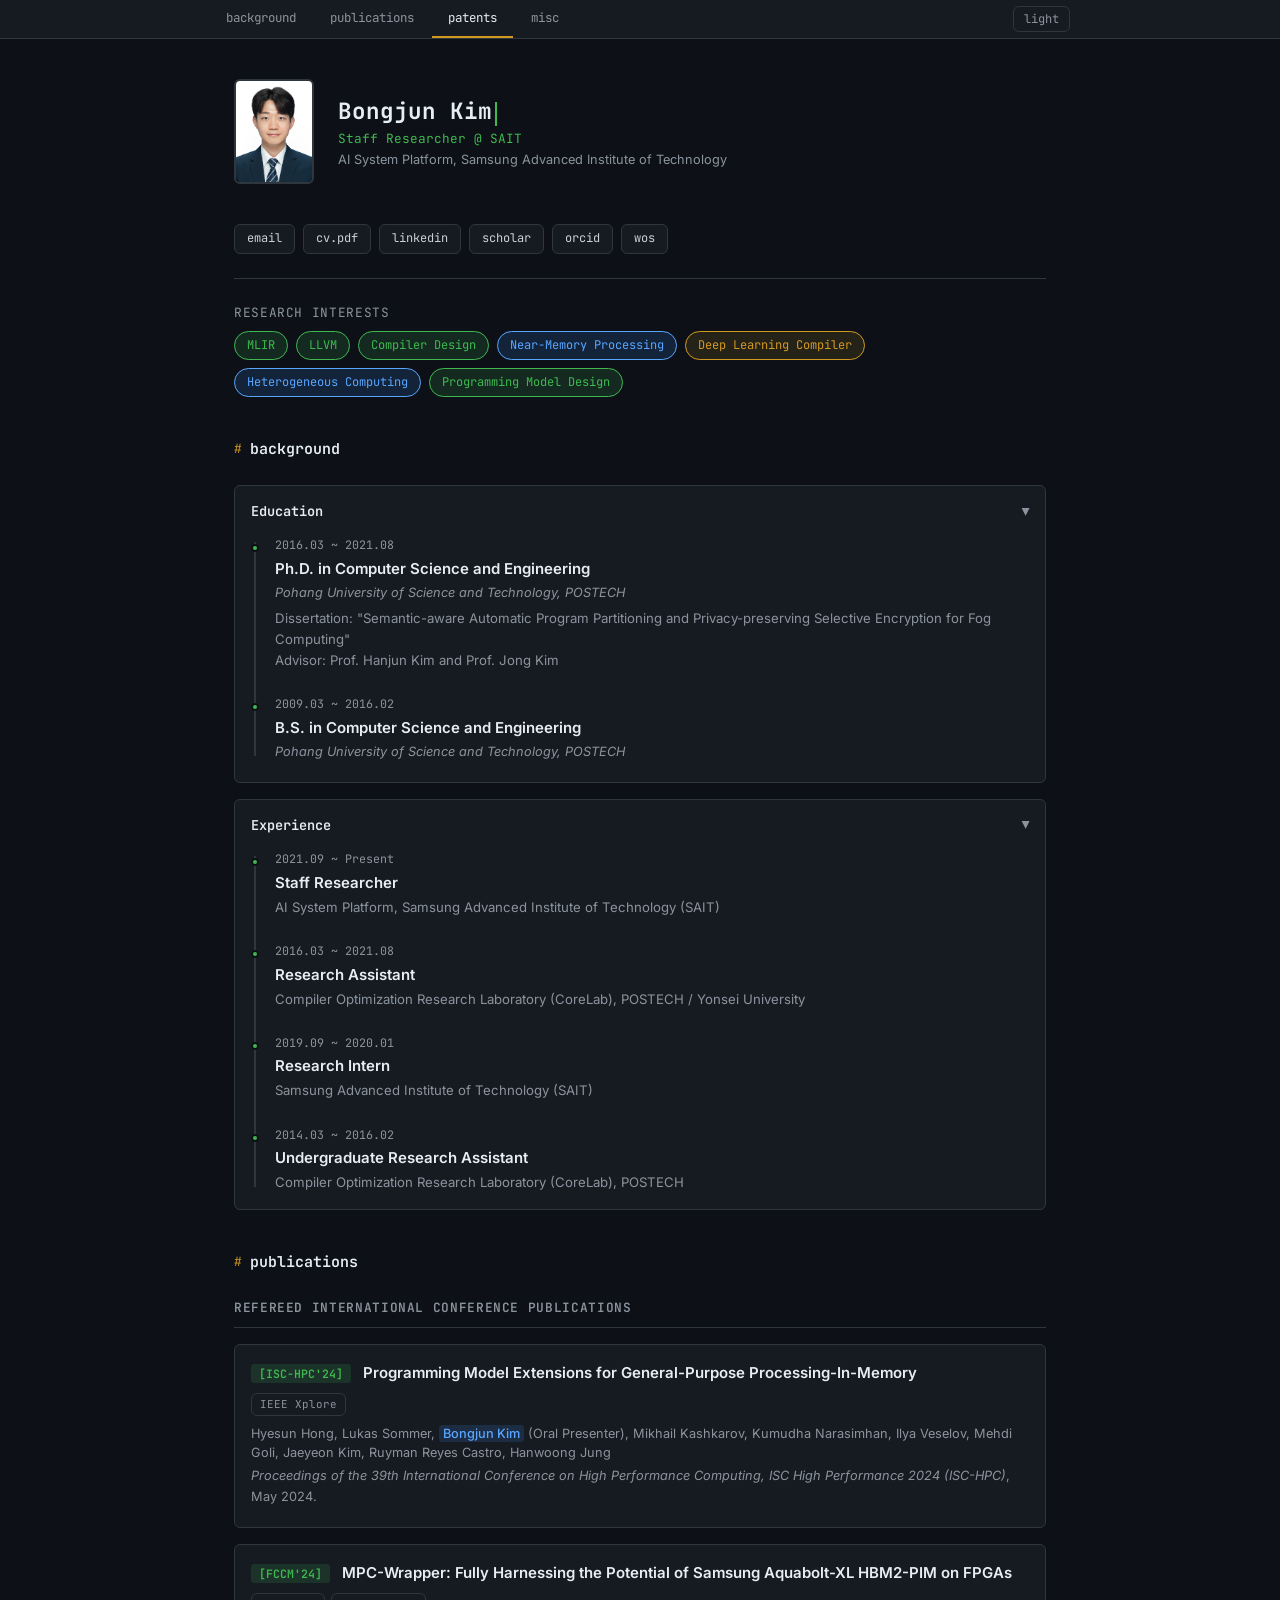
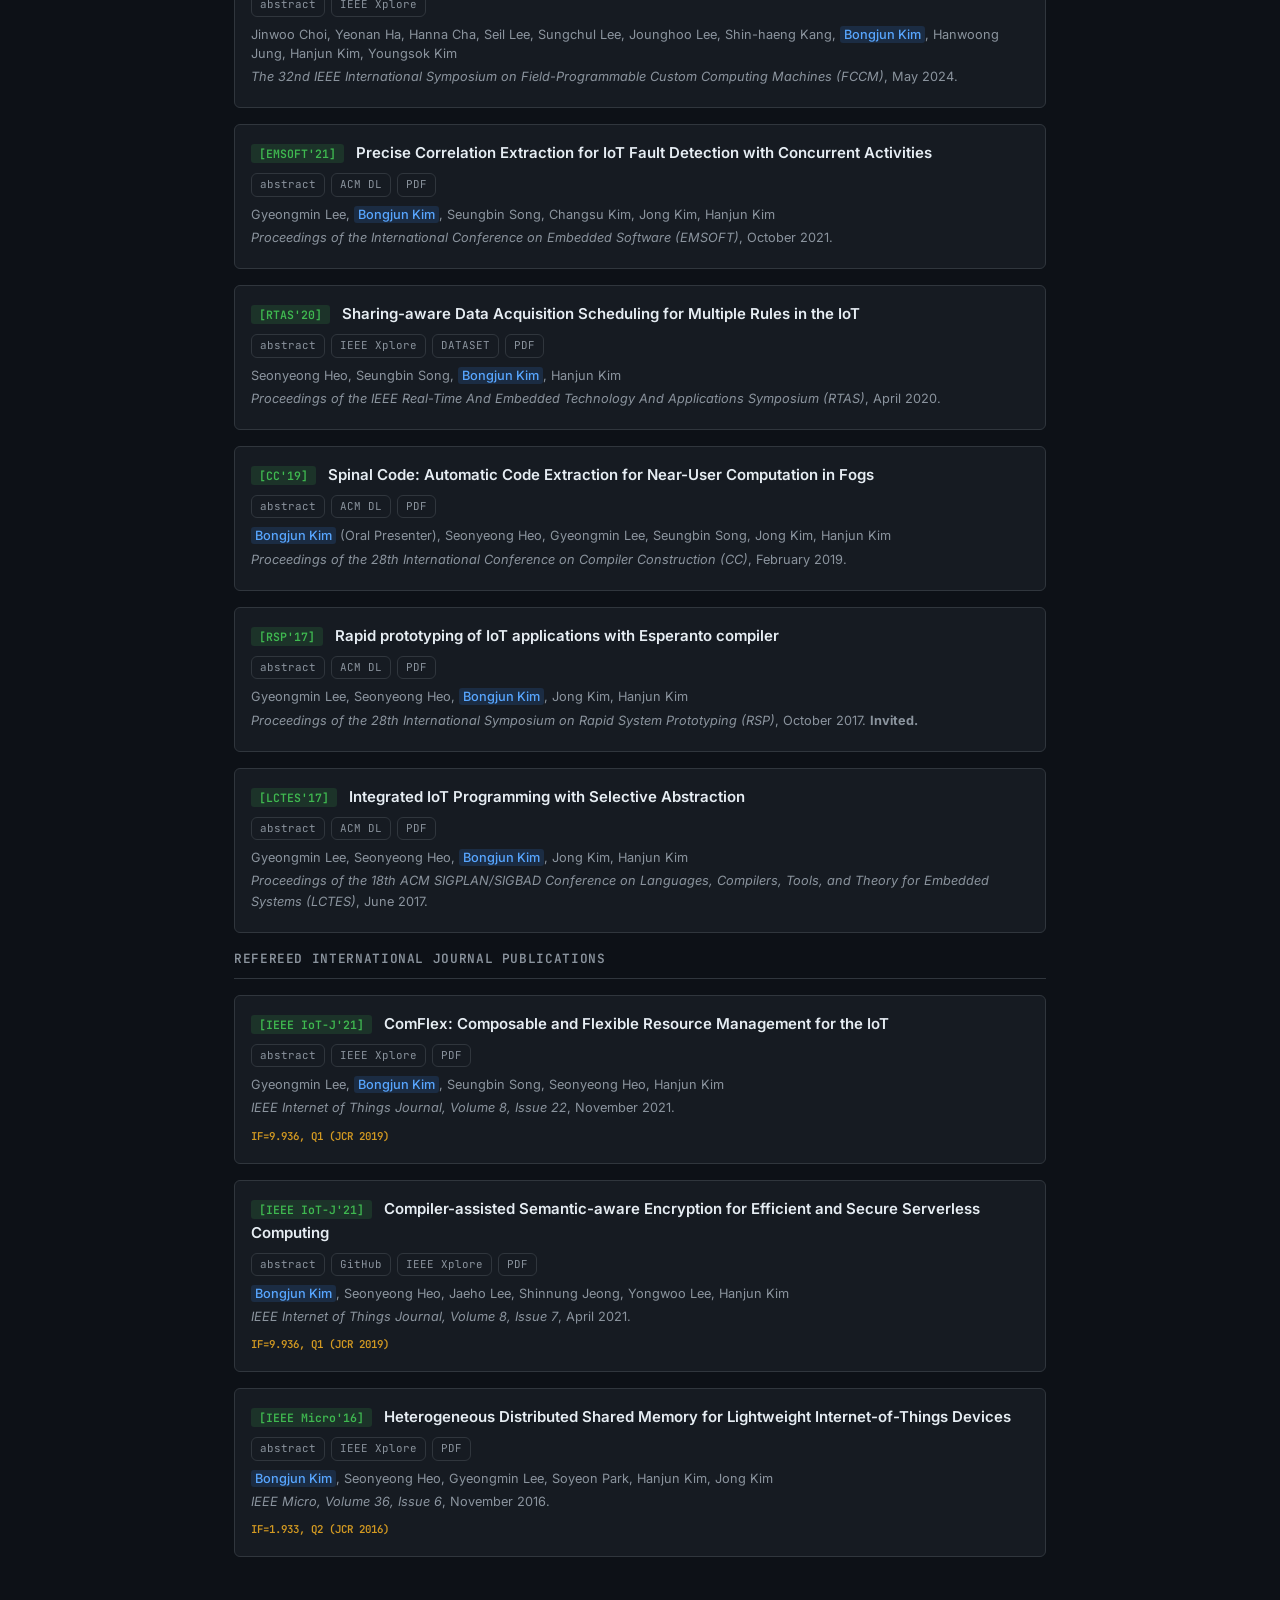
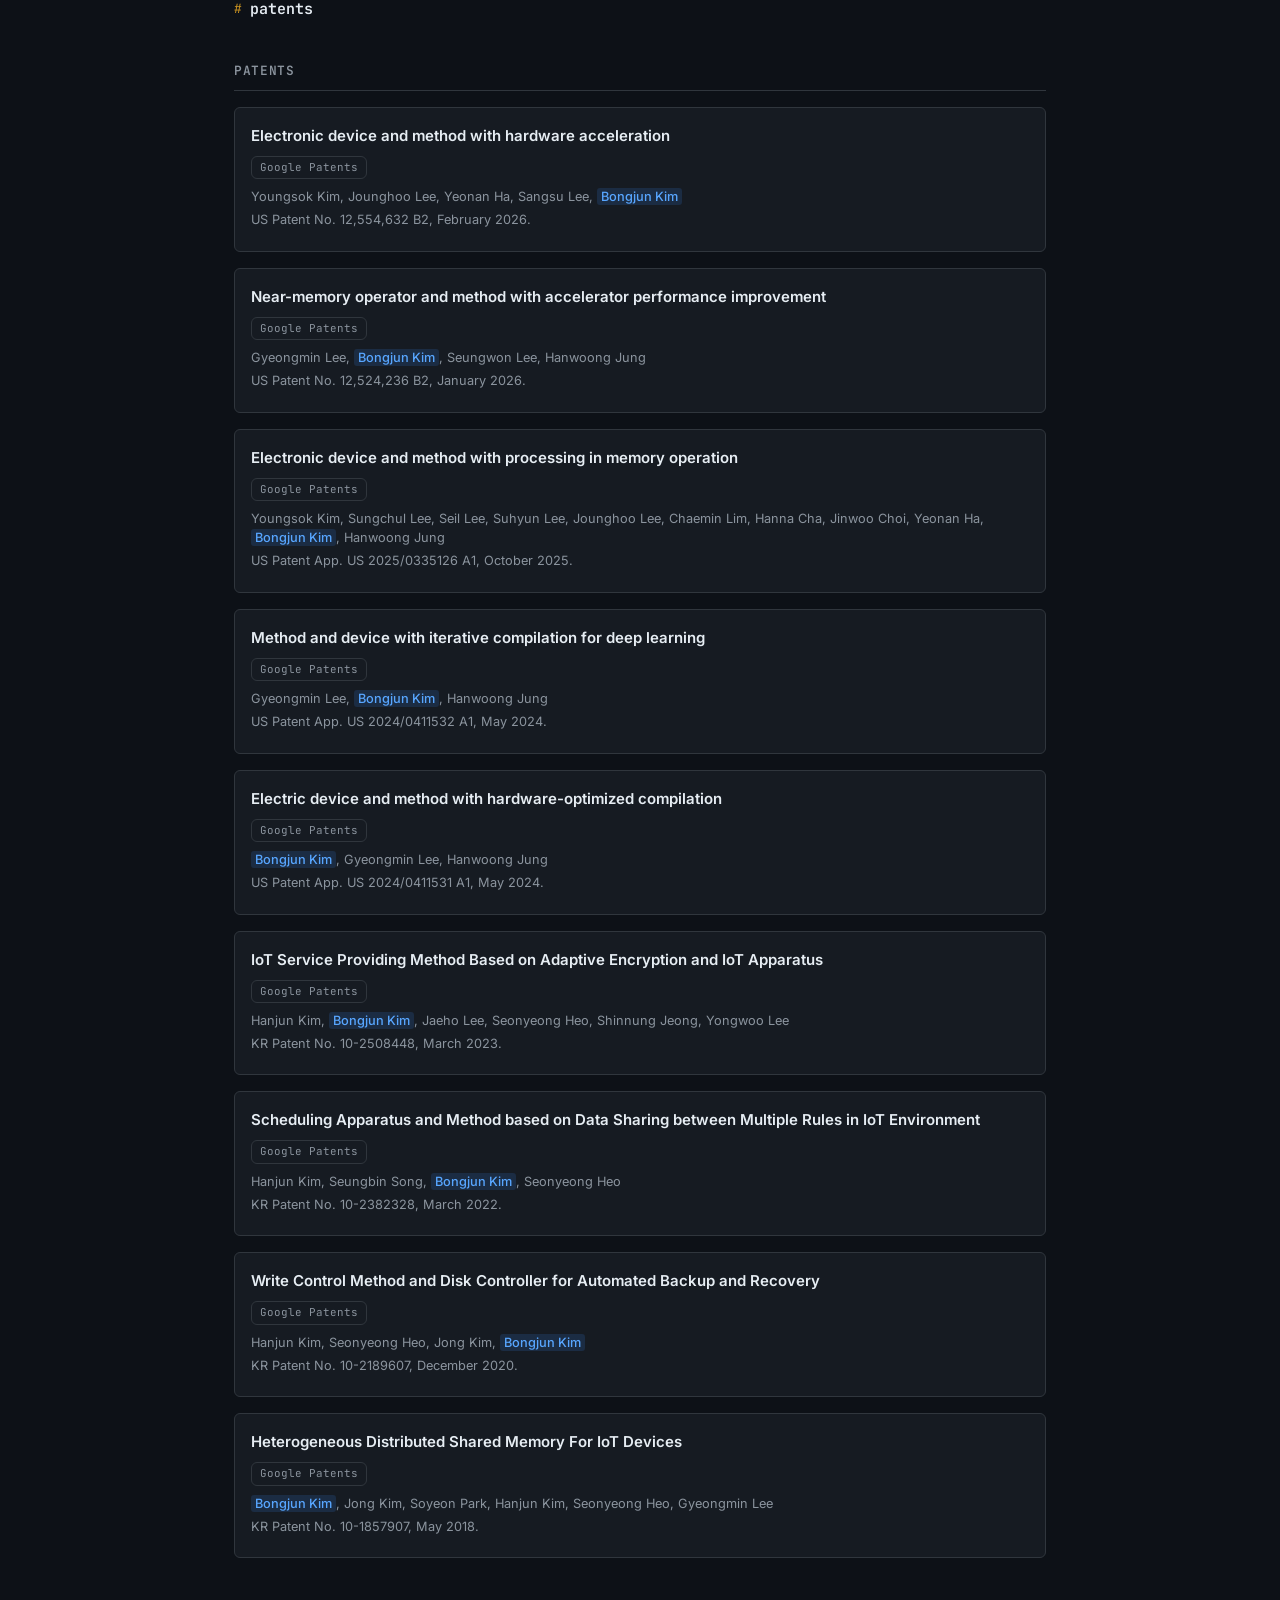
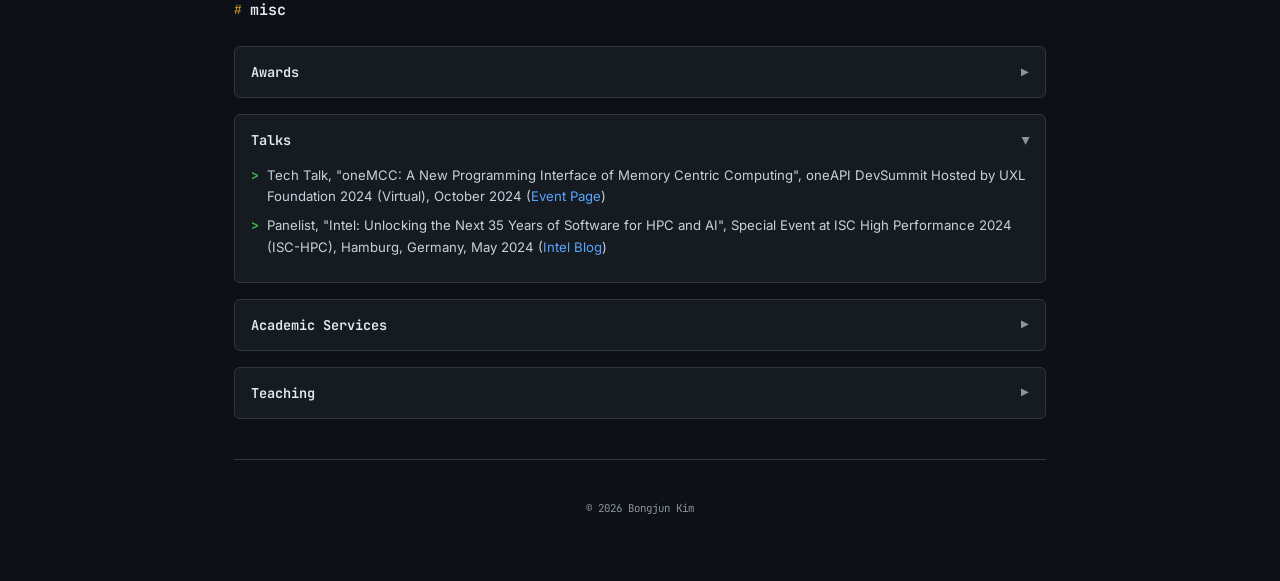
<file: index.html>
<!DOCTYPE html>
<html lang="en">

<head>
    <meta charset="UTF-8">
    <meta name="viewport" content="width=device-width, initial-scale=1.0">
    <title>Bongjun Kim</title>
    <link rel="stylesheet" href="style.css?v=3">
    <link href="https://fonts.googleapis.com/css2?family=Inter:wght@400;500;600;700&family=JetBrains+Mono:wght@400;500;600;700&display=swap" rel="stylesheet">
</head>

<body>
    <nav class="topbar">
        <div class="topbar__inner">
            <div class="topbar__nav">
                <a href="#background">background</a>
                <a href="#publications">publications</a>
                <a href="#patents-section">patents</a>
                <a href="#misc">misc</a>
            </div>
            <div class="topbar__actions">
                <button id="theme-toggle">light</button>
            </div>
        </div>
    </nav>

    <div class="container">
        <!-- Hero: compact identity -->
        <header class="hero">
            <div class="hero__photo">
                <img src="img/bongjun-profile.jpg" alt="Bongjun Kim">
            </div>
            <div class="hero__info">
                <h1 class="hero__name">Bongjun Kim<span class="cursor"></span></h1>
                <p class="hero__role">Staff Researcher @ SAIT</p>
                <p class="hero__org">AI System Platform, Samsung Advanced Institute of Technology</p>
            </div>
        </header>

        <!-- Quick Links -->
        <nav class="quick-links">
            <a href="mailto:vongzun@gmail.com">email</a>
            <a href="./bongjunkim-CV.pdf" target="_blank">cv.pdf</a>
            <a href="http://kr.linkedin.com/in/kimbongjun" target="_blank">linkedin</a>
            <a href="https://scholar.google.co.kr/citations?user=XSmJQUMAAAAJ&hl=en" target="_blank">scholar</a>
            <a href="https://orcid.org/0000-0002-5142-0262" target="_blank">orcid</a>
            <a href="https://www.webofscience.com/wos/author/record/56338086" target="_blank">wos</a>
        </nav>

        <!-- Research Interests -->
        <div class="research-tags">
            <div class="research-tags__title">Research Interests</div>
            <div class="tags">
                <span class="tag tag--compiler">MLIR</span>
                <span class="tag tag--compiler">LLVM</span>
                <span class="tag tag--compiler">Compiler Design</span>
                <span class="tag tag--arch">Near-Memory Processing</span>
                <span class="tag tag--ml">Deep Learning Compiler</span>
                <span class="tag tag--arch">Heterogeneous Computing</span>
                <span class="tag tag--compiler">Programming Model Design</span>
            </div>
        </div>

        <main>
            <!-- Background: education & experience first -->
            <section id="background" class="section">
                <div class="section__header">
                    <span class="section__icon">#</span>
                    <h2 class="section__title">background</h2>
                </div>

                <div class="collapsible open" id="col-education">
                    <button class="collapsible__trigger" onclick="this.parentElement.classList.toggle('open')">
                        <span>Education</span>
                        <span class="collapsible__icon">&#9654;</span>
                    </button>
                    <div class="collapsible__body">
                        <div class="timeline">
                            <div class="timeline__item">
                                <div class="timeline__date">2016.03 ~ 2021.08</div>
                                <div class="timeline__title">Ph.D. in Computer Science and Engineering</div>
                                <div class="timeline__sub">Pohang University of Science and Technology, POSTECH</div>
                                <div class="timeline__desc">
                                    Dissertation: "Semantic-aware Automatic Program Partitioning and Privacy-preserving Selective Encryption for Fog Computing"<br>
                                    Advisor: Prof. Hanjun Kim and Prof. Jong Kim
                                </div>
                            </div>
                            <div class="timeline__item">
                                <div class="timeline__date">2009.03 ~ 2016.02</div>
                                <div class="timeline__title">B.S. in Computer Science and Engineering</div>
                                <div class="timeline__sub">Pohang University of Science and Technology, POSTECH</div>
                            </div>
                        </div>
                    </div>
                </div>

                <div class="collapsible open" id="col-experience">
                    <button class="collapsible__trigger" onclick="this.parentElement.classList.toggle('open')">
                        <span>Experience</span>
                        <span class="collapsible__icon">&#9654;</span>
                    </button>
                    <div class="collapsible__body">
                        <div class="timeline">
                            <div class="timeline__item">
                                <div class="timeline__date">2021.09 ~ Present</div>
                                <div class="timeline__title">Staff Researcher</div>
                                <div class="timeline__desc">AI System Platform, Samsung Advanced Institute of Technology (SAIT)</div>
                            </div>
                            <div class="timeline__item">
                                <div class="timeline__date">2016.03 ~ 2021.08</div>
                                <div class="timeline__title">Research Assistant</div>
                                <div class="timeline__desc">Compiler Optimization Research Laboratory (CoreLab), POSTECH / Yonsei University</div>
                            </div>
                            <div class="timeline__item">
                                <div class="timeline__date">2019.09 ~ 2020.01</div>
                                <div class="timeline__title">Research Intern</div>
                                <div class="timeline__desc">Samsung Advanced Institute of Technology (SAIT)</div>
                            </div>
                            <div class="timeline__item">
                                <div class="timeline__date">2014.03 ~ 2016.02</div>
                                <div class="timeline__title">Undergraduate Research Assistant</div>
                                <div class="timeline__desc">Compiler Optimization Research Laboratory (CoreLab), POSTECH</div>
                            </div>
                        </div>
                    </div>
                </div>
            </section>

            <!-- Publications -->
            <section id="publications" class="section">
                <div class="section__header">
                    <span class="section__icon">#</span>
                    <h2 class="section__title">publications</h2>
                </div>
                <div class="section__content">
                    <div id="publications-container">
                        <noscript><p>Please enable JavaScript to view publications.</p></noscript>
                    </div>
                </div>
            </section>

            <section id="patents-section" class="section">
                <div class="section__header">
                    <span class="section__icon">#</span>
                    <h2 class="section__title">patents</h2>
                </div>
                <div class="section__content">
                    <div id="patents-container"></div>
                </div>
            </section>

            <!-- Misc: collapsible -->
            <section id="misc" class="section">
                <div class="section__header">
                    <span class="section__icon">#</span>
                    <h2 class="section__title">misc</h2>
                </div>

                <div class="collapsible" id="col-awards">
                    <button class="collapsible__trigger" onclick="this.parentElement.classList.toggle('open')">
                        <span>Awards</span>
                        <span class="collapsible__icon">&#9654;</span>
                    </button>
                    <div class="collapsible__body">
                        <ul class="item-list">
                            <li>Silver Medal, Graduate Student Research Competition at International Symposium on Code Generation and Optimization (CGO), February 2020 (<a href="https://src.acm.org/winners/2020" target="_blank">Winners, SRC 2019-2020</a>)</li>
                            <li>Best Oral Presentation Award, Student Workshop at Department of Computer Science and Engineering (POSTECH), September 2016</li>
                        </ul>
                    </div>
                </div>

                <div class="collapsible open" id="col-talks">
                    <button class="collapsible__trigger" onclick="this.parentElement.classList.toggle('open')">
                        <span>Talks</span>
                        <span class="collapsible__icon">&#9654;</span>
                    </button>
                    <div class="collapsible__body">
                        <ul class="item-list">
                            <li>Tech Talk, "oneMCC: A New Programming Interface of Memory Centric Computing", oneAPI DevSummit Hosted by UXL Foundation 2024 (Virtual), October 2024 (<a href="https://oneapi.io/events/oneapi-devsummit-hosted-by-uxl-foundation/" target="_blank">Event Page</a>)</li>
                            <li>Panelist, "Intel: Unlocking the Next 35 Years of Software for HPC and AI", Special Event at ISC High Performance 2024 (ISC-HPC), Hamburg, Germany, May 2024 (<a href="https://community.intel.com/t5/Blogs/Tech-Innovation/Tools/Unlocking-the-Next-35-Years-of-Software-for-HPC-and-AI/post/1602037" target="_blank">Intel Blog</a>)</li>
                        </ul>
                    </div>
                </div>

                <div class="collapsible" id="col-services">
                    <button class="collapsible__trigger" onclick="this.parentElement.classList.toggle('open')">
                        <span>Academic Services</span>
                        <span class="collapsible__icon">&#9654;</span>
                    </button>
                    <div class="collapsible__body">
                        <ul class="item-list">
                            <li>Journal Reviewer, The Journal of Supercomputing (3 papers), 2024</li>
                            <li>Journal Reviewer, Cluster Computing, 2024</li>
                            <li>Journal Reviewer, IEEE Transactions on Cloud Computing (TCC), 2021</li>
                        </ul>
                    </div>
                </div>

                <div class="collapsible" id="col-teaching">
                    <button class="collapsible__trigger" onclick="this.parentElement.classList.toggle('open')">
                        <span>Teaching</span>
                        <span class="collapsible__icon">&#9654;</span>
                    </button>
                    <div class="collapsible__body">
                        <ul class="item-list">
                            <li>Lecturer, LLVM Tutorial on Program Analysis & Optimization, LIG Nex1, February 2018</li>
                            <li>Teaching Assistant, CSED 423: Compiler Design, POSTECH, Spring 2017</li>
                            <li>Teaching Assistant, CSED 312: Operating System, POSTECH, Fall 2017</li>
                        </ul>
                    </div>
                </div>
            </section>
        </main>

        <footer class="footer">
            &copy; 2026 Bongjun Kim
        </footer>
    </div>

    <script src="js/publications.js"></script>
    <script>
        // Theme toggle (dark default)
        const toggle = document.getElementById('theme-toggle');
        if (toggle) {
            const saved = localStorage.getItem('theme');
            if (saved === 'light') {
                document.documentElement.classList.add('light');
                toggle.textContent = 'dark';
            }
            toggle.addEventListener('click', () => {
                document.documentElement.classList.toggle('light');
                const isLight = document.documentElement.classList.contains('light');
                toggle.textContent = isLight ? 'dark' : 'light';
                localStorage.setItem('theme', isLight ? 'light' : 'dark');
            });
        }

        // Sticky nav active state
        const sections = document.querySelectorAll('section[id]');
        const navLinks = document.querySelectorAll('.topbar__nav a');
        const observer = new IntersectionObserver(entries => {
            entries.forEach(entry => {
                if (entry.isIntersecting) {
                    navLinks.forEach(l => l.classList.remove('active'));
                    const link = document.querySelector(`.topbar__nav a[href="#${entry.target.id}"]`);
                    if (link) link.classList.add('active');
                }
            });
        }, { rootMargin: '-20% 0px -80% 0px' });
        sections.forEach(s => observer.observe(s));

    </script>
</body>

</html>
</file>
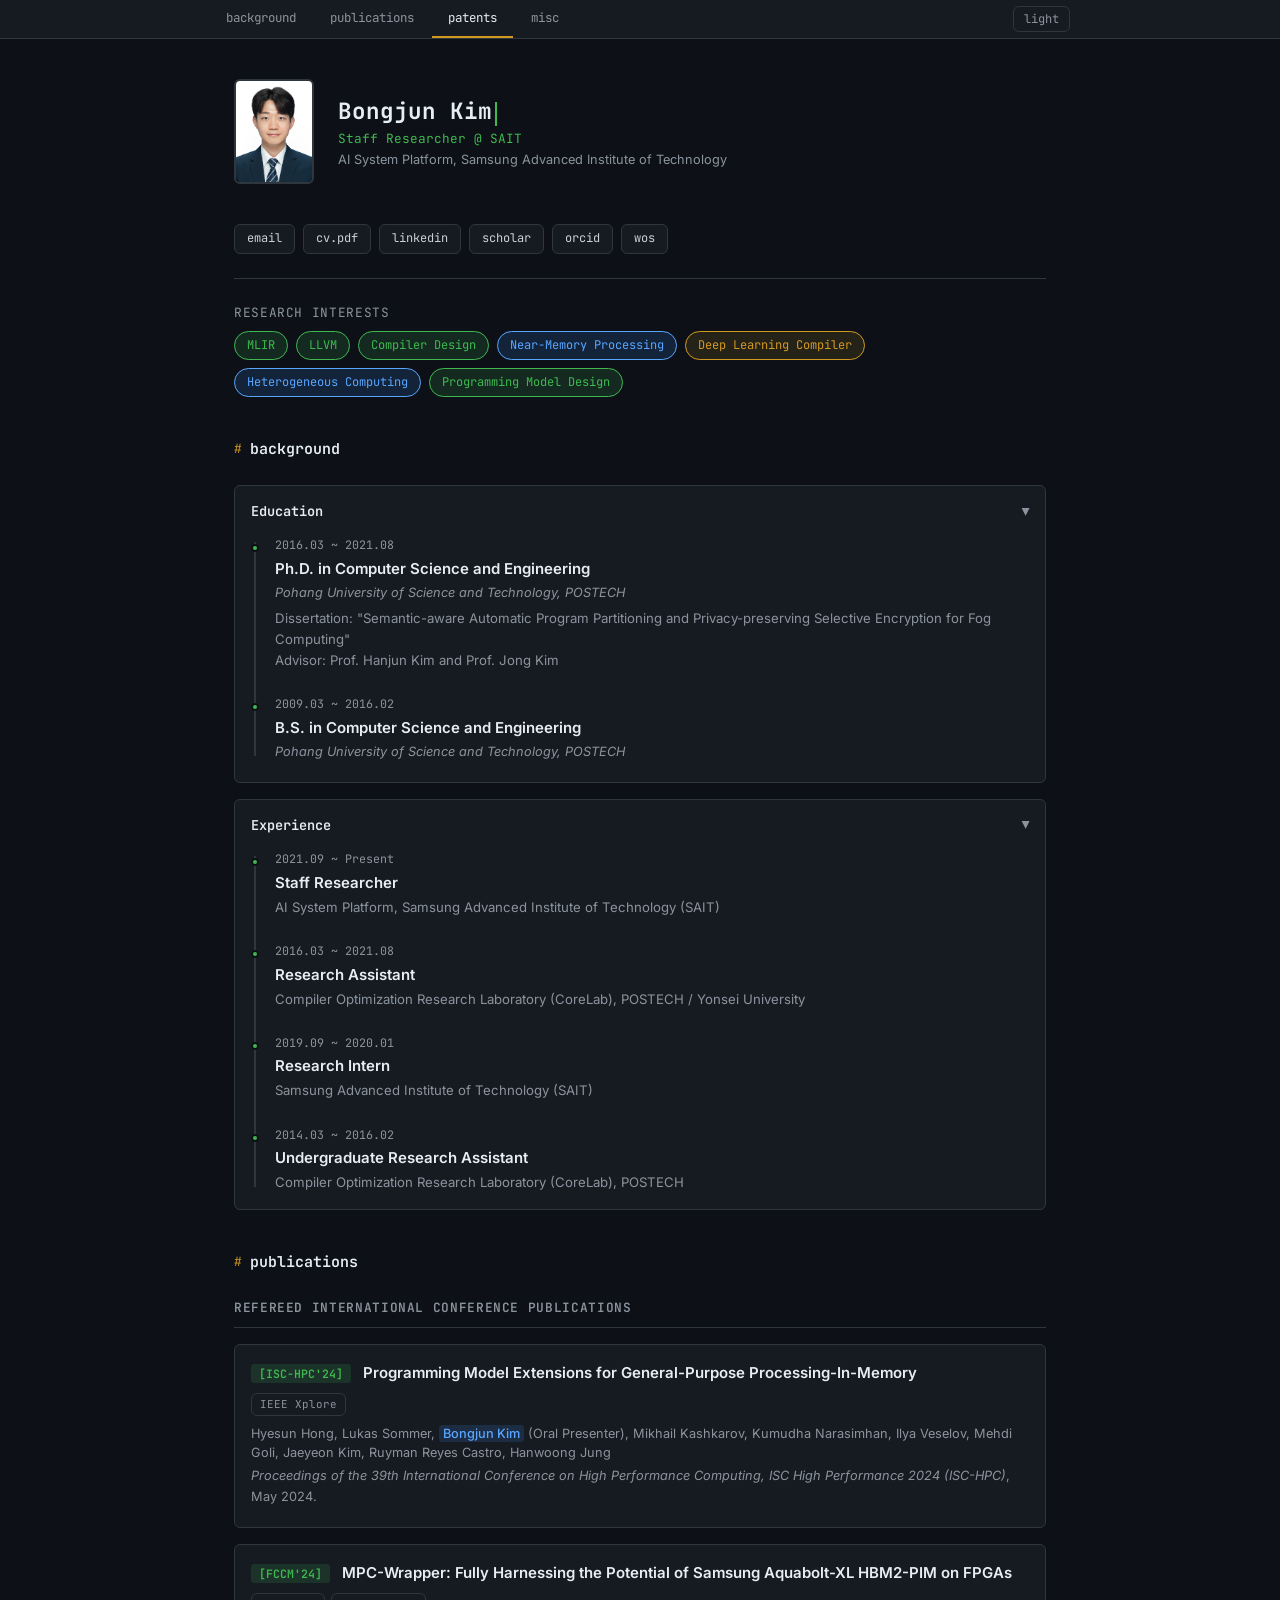
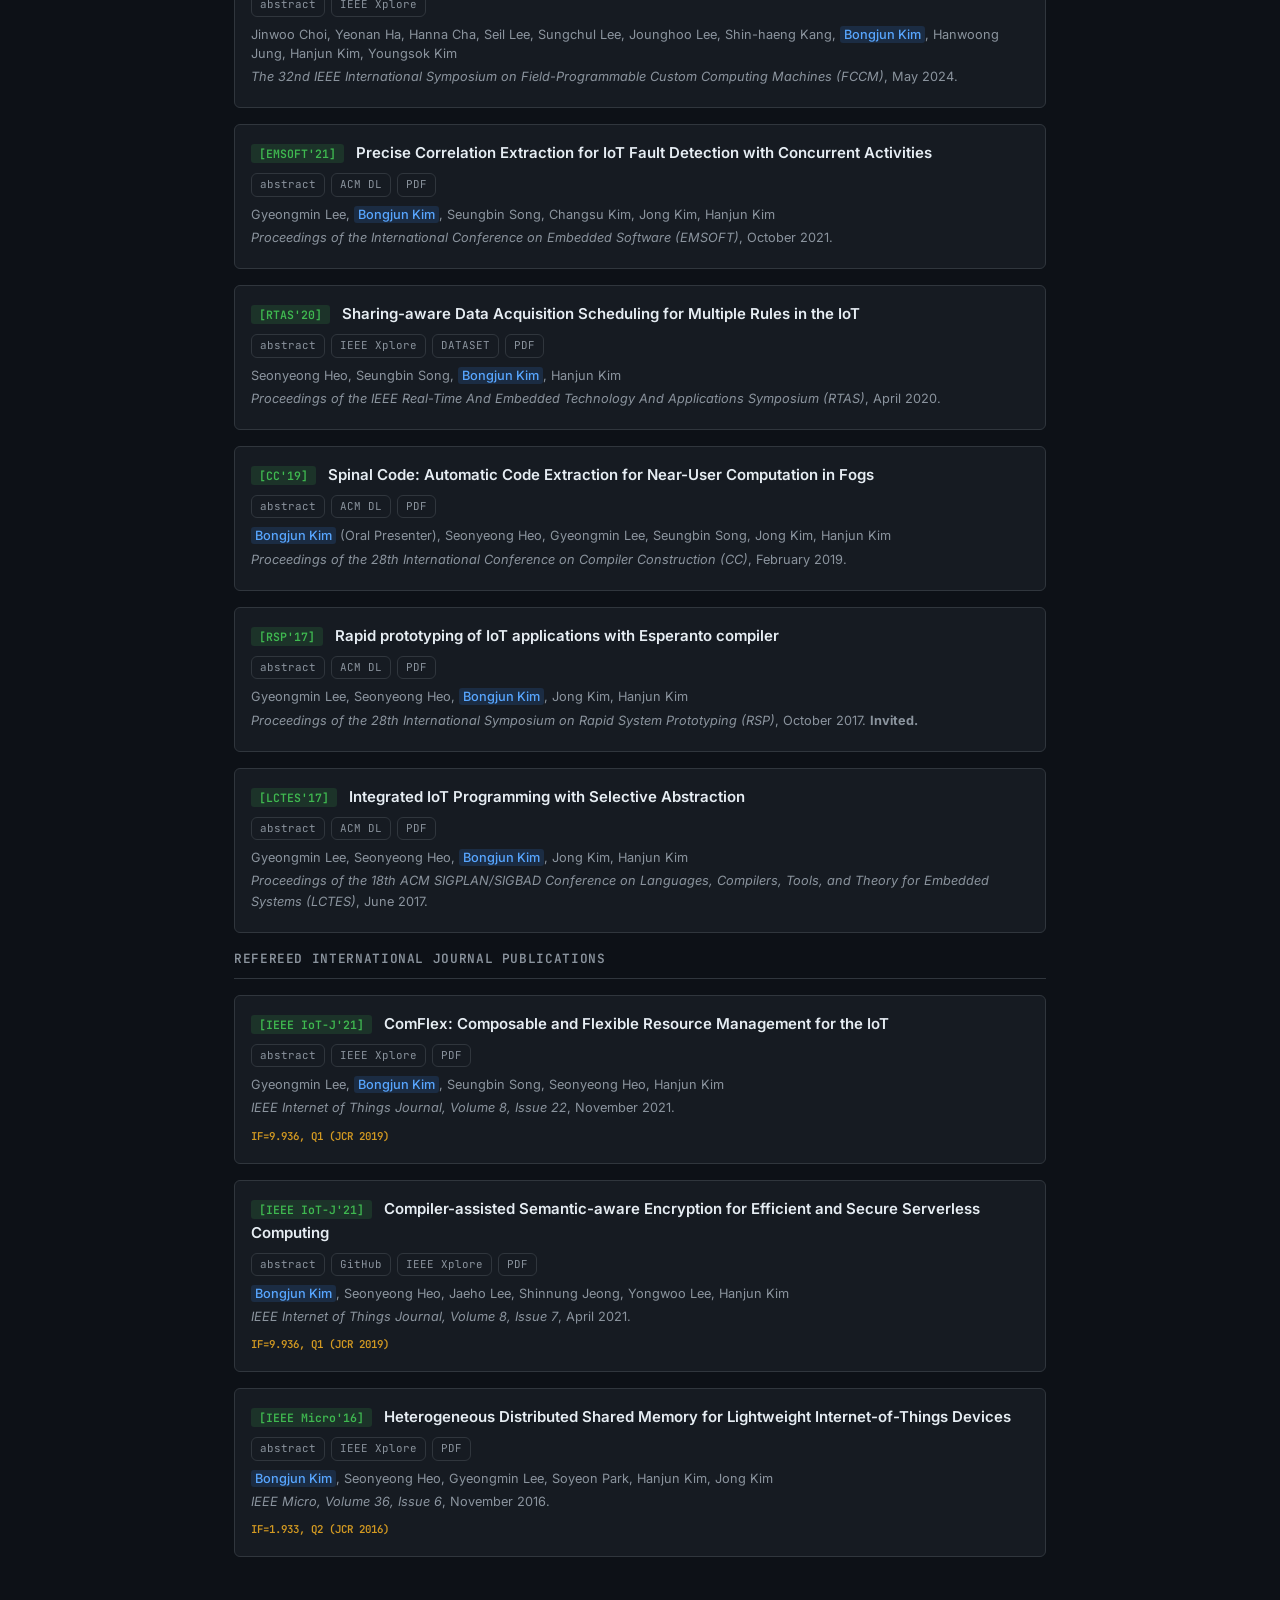
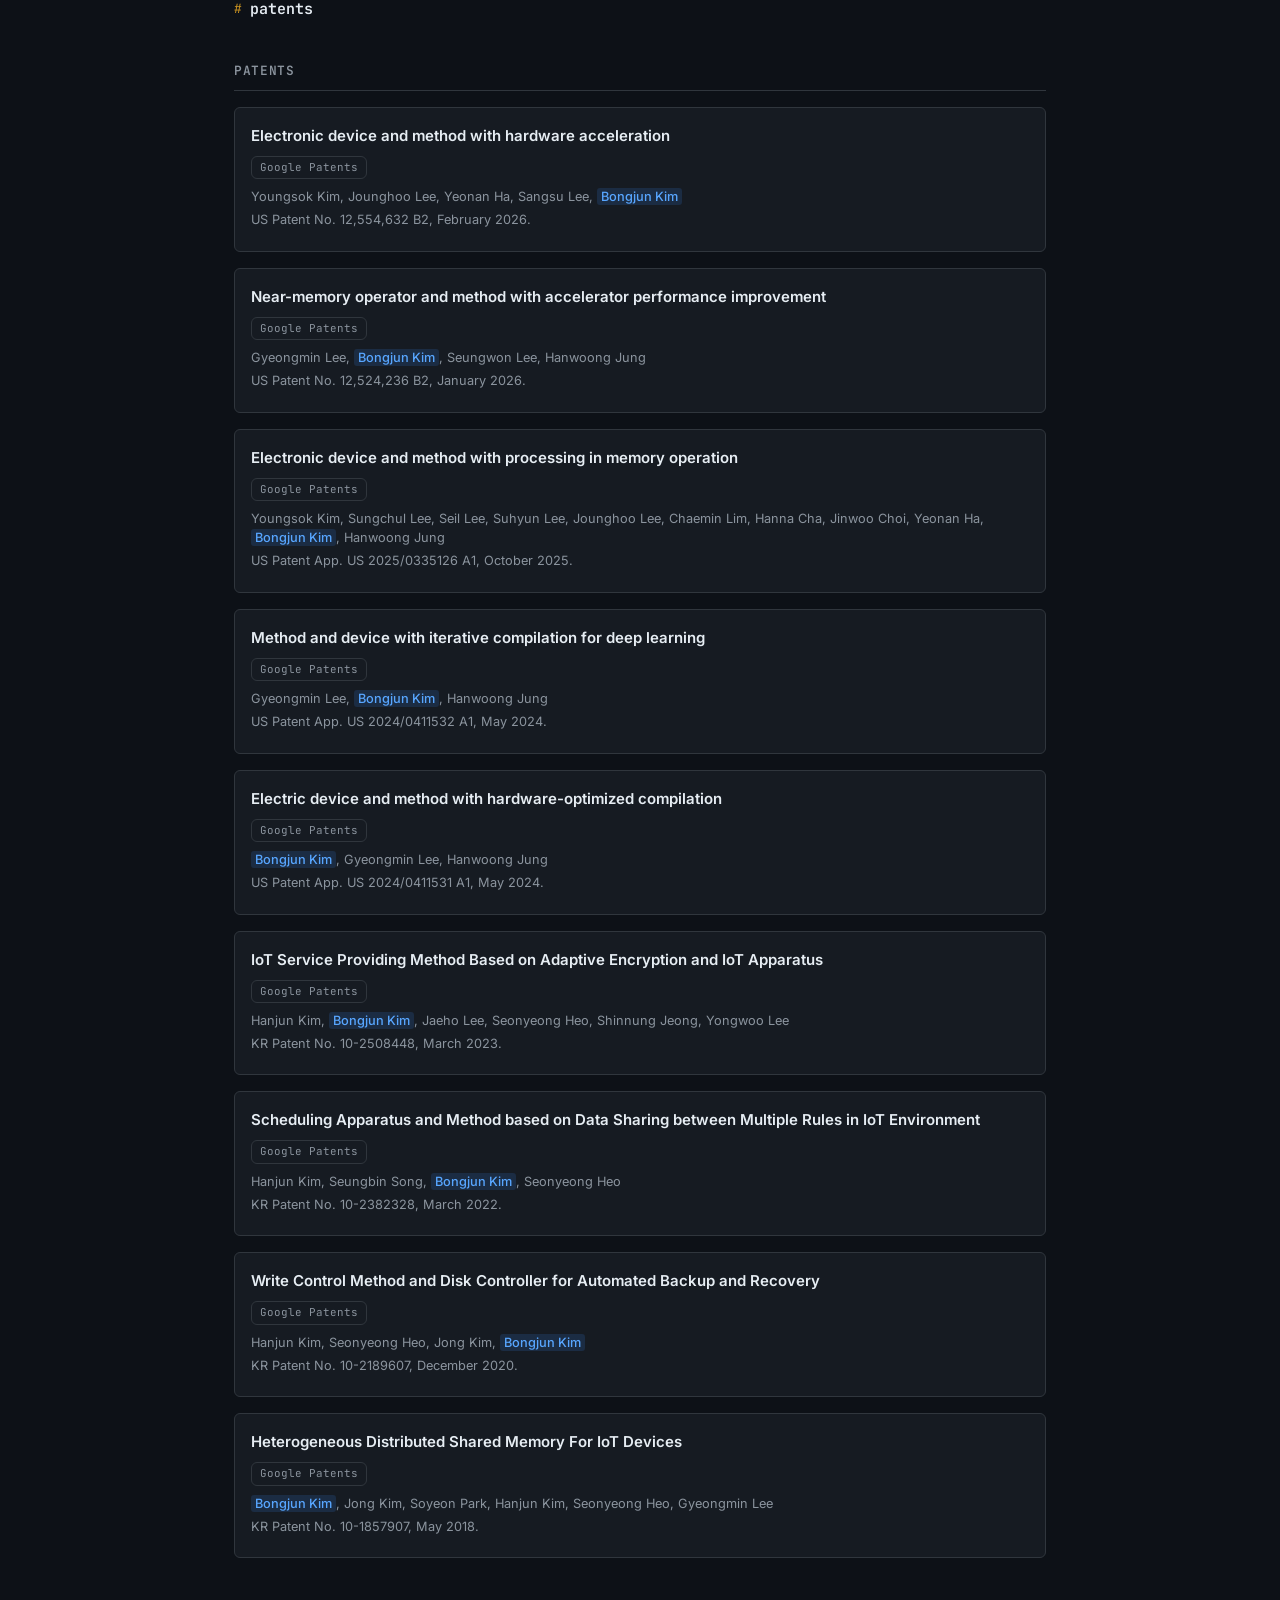
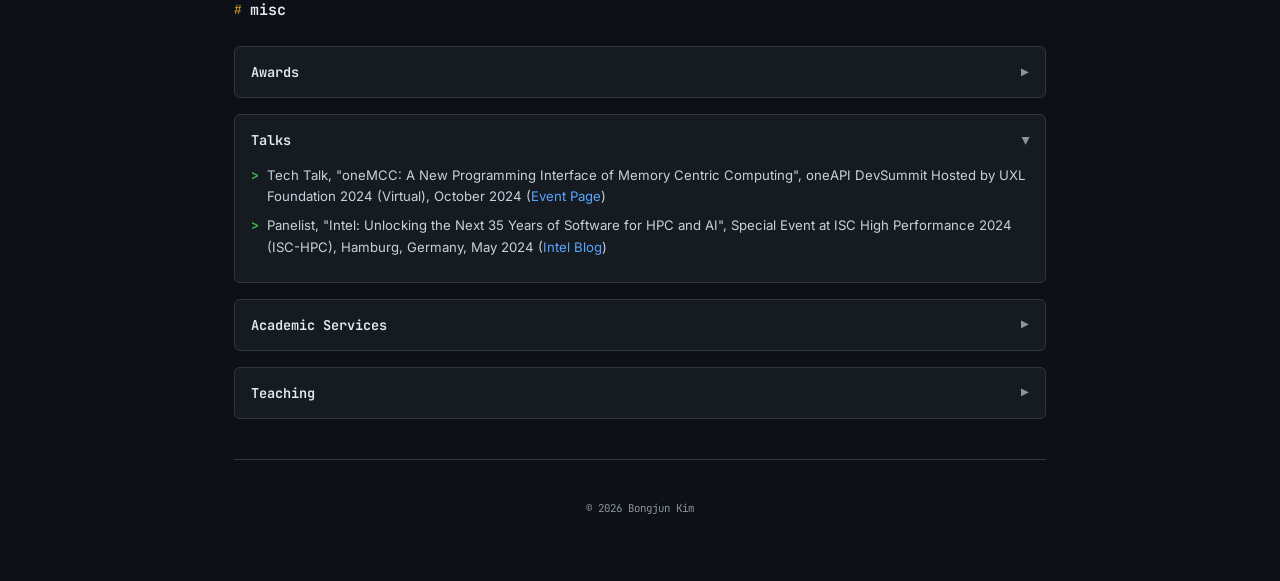
<file: index-c.html>
<!DOCTYPE html>
<html lang="en">

<head>
    <meta charset="UTF-8">
    <meta name="viewport" content="width=device-width, initial-scale=1.0">
    <title>Bongjun Kim</title>
    <link rel="stylesheet" href="style-c.css">
    <link href="https://fonts.googleapis.com/css2?family=Inter:wght@400;500;600;700&family=JetBrains+Mono:wght@400;500;600;700&display=swap" rel="stylesheet">
</head>

<body>
    <nav class="topbar">
        <div class="topbar__inner">
            <div class="topbar__nav">
                <a href="#background">background</a>
                <a href="#publications">publications</a>
                <a href="#patents-section">patents</a>
                <a href="#misc">misc</a>
            </div>
            <div class="topbar__actions">
                <button id="theme-toggle">light</button>
            </div>
        </div>
    </nav>

    <div class="container">
        <!-- Hero: compact identity -->
        <header class="hero">
            <div class="hero__photo">
                <img src="img/bongjun-profile.jpg" alt="Bongjun Kim">
            </div>
            <div class="hero__info">
                <h1 class="hero__name">Bongjun Kim<span class="cursor"></span></h1>
                <p class="hero__role">Staff Researcher @ SAIT</p>
                <p class="hero__org">AI System Platform, Samsung Advanced Institute of Technology</p>
            </div>
        </header>

        <!-- Quick Links -->
        <nav class="quick-links">
            <a href="mailto:vongzun@gmail.com">email</a>
            <a href="./bongjunkim-CV.pdf" target="_blank">cv.pdf</a>
            <a href="http://kr.linkedin.com/in/kimbongjun" target="_blank">linkedin</a>
            <a href="https://scholar.google.co.kr/citations?user=XSmJQUMAAAAJ&hl=en" target="_blank">scholar</a>
            <a href="https://orcid.org/0000-0002-5142-0262" target="_blank">orcid</a>
            <a href="https://www.webofscience.com/wos/author/record/56338086" target="_blank">wos</a>
        </nav>

        <!-- Research Interests -->
        <div class="research-tags">
            <div class="research-tags__title">Research Interests</div>
            <div class="tags">
                <span class="tag tag--compiler">MLIR</span>
                <span class="tag tag--compiler">LLVM</span>
                <span class="tag tag--compiler">Compiler Design</span>
                <span class="tag tag--arch">Near-Memory Processing</span>
                <span class="tag tag--ml">Deep Learning Compiler</span>
                <span class="tag tag--arch">Heterogeneous Computing</span>
                <span class="tag tag--compiler">Programming Model Design</span>
            </div>
        </div>

        <main>
            <!-- Background: education & experience first -->
            <section id="background" class="section">
                <div class="section__header">
                    <span class="section__icon">#</span>
                    <h2 class="section__title">background</h2>
                </div>

                <div class="collapsible open" id="col-education">
                    <button class="collapsible__trigger" onclick="this.parentElement.classList.toggle('open')">
                        <span>Education</span>
                        <span class="collapsible__icon">&#9654;</span>
                    </button>
                    <div class="collapsible__body">
                        <div class="timeline">
                            <div class="timeline__item">
                                <div class="timeline__date">2016.03 ~ 2021.08</div>
                                <div class="timeline__title">Ph.D. in Computer Science and Engineering</div>
                                <div class="timeline__sub">Pohang University of Science and Technology, POSTECH</div>
                                <div class="timeline__desc">
                                    Dissertation: "Semantic-aware Automatic Program Partitioning and Privacy-preserving Selective Encryption for Fog Computing"<br>
                                    Advisor: Prof. Hanjun Kim and Prof. Jong Kim
                                </div>
                            </div>
                            <div class="timeline__item">
                                <div class="timeline__date">2009.03 ~ 2016.02</div>
                                <div class="timeline__title">B.S. in Computer Science and Engineering</div>
                                <div class="timeline__sub">Pohang University of Science and Technology, POSTECH</div>
                            </div>
                        </div>
                    </div>
                </div>

                <div class="collapsible open" id="col-experience">
                    <button class="collapsible__trigger" onclick="this.parentElement.classList.toggle('open')">
                        <span>Experience</span>
                        <span class="collapsible__icon">&#9654;</span>
                    </button>
                    <div class="collapsible__body">
                        <div class="timeline">
                            <div class="timeline__item">
                                <div class="timeline__date">2021.09 ~ Present</div>
                                <div class="timeline__title">Staff Researcher</div>
                                <div class="timeline__desc">AI System Platform, Samsung Advanced Institute of Technology (SAIT)</div>
                            </div>
                            <div class="timeline__item">
                                <div class="timeline__date">2016.03 ~ 2021.08</div>
                                <div class="timeline__title">Research Assistant</div>
                                <div class="timeline__desc">Compiler Optimization Research Laboratory (CoreLab), POSTECH / Yonsei University</div>
                            </div>
                            <div class="timeline__item">
                                <div class="timeline__date">2019.09 ~ 2020.01</div>
                                <div class="timeline__title">Research Intern</div>
                                <div class="timeline__desc">Samsung Advanced Institute of Technology (SAIT)</div>
                            </div>
                            <div class="timeline__item">
                                <div class="timeline__date">2014.03 ~ 2016.02</div>
                                <div class="timeline__title">Undergraduate Research Assistant</div>
                                <div class="timeline__desc">Compiler Optimization Research Laboratory (CoreLab), POSTECH</div>
                            </div>
                        </div>
                    </div>
                </div>
            </section>

            <!-- Publications -->
            <section id="publications" class="section">
                <div class="section__header">
                    <span class="section__icon">#</span>
                    <h2 class="section__title">publications</h2>
                </div>
                <div class="section__content">
                    <div id="publications-container">
                        <noscript><p>Please enable JavaScript to view publications.</p></noscript>
                    </div>
                </div>
            </section>

            <section id="patents-section" class="section">
                <div class="section__header">
                    <span class="section__icon">#</span>
                    <h2 class="section__title">patents</h2>
                </div>
                <div class="section__content">
                    <div id="patents-container"></div>
                </div>
            </section>

            <!-- Misc: collapsible -->
            <section id="misc" class="section">
                <div class="section__header">
                    <span class="section__icon">#</span>
                    <h2 class="section__title">misc</h2>
                </div>

                <div class="collapsible" id="col-awards">
                    <button class="collapsible__trigger" onclick="this.parentElement.classList.toggle('open')">
                        <span>Awards</span>
                        <span class="collapsible__icon">&#9654;</span>
                    </button>
                    <div class="collapsible__body">
                        <ul class="item-list">
                            <li>Silver Medal, Graduate Student Research Competition at International Symposium on Code Generation and Optimization (CGO), February 2020 (<a href="https://src.acm.org/winners/2020" target="_blank">Winners, SRC 2019-2020</a>)</li>
                            <li>Best Oral Presentation Award, Student Workshop at Department of Computer Science and Engineering (POSTECH), September 2016</li>
                        </ul>
                    </div>
                </div>

                <div class="collapsible open" id="col-talks">
                    <button class="collapsible__trigger" onclick="this.parentElement.classList.toggle('open')">
                        <span>Talks</span>
                        <span class="collapsible__icon">&#9654;</span>
                    </button>
                    <div class="collapsible__body">
                        <ul class="item-list">
                            <li>Tech Talk, "oneMCC: A New Programming Interface of Memory Centric Computing", oneAPI DevSummit Hosted by UXL Foundation 2024 (Virtual), October 2024 (<a href="https://oneapi.io/events/oneapi-devsummit-hosted-by-uxl-foundation/" target="_blank">Event Page</a>)</li>
                            <li>Panelist, "Intel: Unlocking the Next 35 Years of Software for HPC and AI", Special Event at ISC High Performance 2024 (ISC-HPC), Hamburg, Germany, May 2024 (<a href="https://community.intel.com/t5/Blogs/Tech-Innovation/Tools/Unlocking-the-Next-35-Years-of-Software-for-HPC-and-AI/post/1602037" target="_blank">Intel Blog</a>)</li>
                        </ul>
                    </div>
                </div>

                <div class="collapsible" id="col-services">
                    <button class="collapsible__trigger" onclick="this.parentElement.classList.toggle('open')">
                        <span>Academic Services</span>
                        <span class="collapsible__icon">&#9654;</span>
                    </button>
                    <div class="collapsible__body">
                        <ul class="item-list">
                            <li>Journal Reviewer, The Journal of Supercomputing (3 papers), 2024</li>
                            <li>Journal Reviewer, Cluster Computing, 2024</li>
                            <li>Journal Reviewer, IEEE Transactions on Cloud Computing (TCC), 2021</li>
                        </ul>
                    </div>
                </div>

                <div class="collapsible" id="col-teaching">
                    <button class="collapsible__trigger" onclick="this.parentElement.classList.toggle('open')">
                        <span>Teaching</span>
                        <span class="collapsible__icon">&#9654;</span>
                    </button>
                    <div class="collapsible__body">
                        <ul class="item-list">
                            <li>Lecturer, LLVM Tutorial on Program Analysis & Optimization, LIG Nex1, February 2018</li>
                            <li>Teaching Assistant, CSED 423: Compiler Design, POSTECH, Spring 2017</li>
                            <li>Teaching Assistant, CSED 312: Operating System, POSTECH, Fall 2017</li>
                        </ul>
                    </div>
                </div>
            </section>
        </main>

        <footer class="footer">
            &copy; 2026 Bongjun Kim
        </footer>
    </div>

    <script src="js/publications.js"></script>
    <script>
        // Theme toggle (dark default)
        const toggle = document.getElementById('theme-toggle');
        if (toggle) {
            const saved = localStorage.getItem('theme');
            if (saved === 'light') {
                document.documentElement.classList.add('light');
                toggle.textContent = 'dark';
            }
            toggle.addEventListener('click', () => {
                document.documentElement.classList.toggle('light');
                const isLight = document.documentElement.classList.contains('light');
                toggle.textContent = isLight ? 'dark' : 'light';
                localStorage.setItem('theme', isLight ? 'light' : 'dark');
            });
        }

        // Sticky nav active state
        const sections = document.querySelectorAll('section[id]');
        const navLinks = document.querySelectorAll('.topbar__nav a');
        const observer = new IntersectionObserver(entries => {
            entries.forEach(entry => {
                if (entry.isIntersecting) {
                    navLinks.forEach(l => l.classList.remove('active'));
                    const link = document.querySelector(`.topbar__nav a[href="#${entry.target.id}"]`);
                    if (link) link.classList.add('active');
                }
            });
        }, { rootMargin: '-20% 0px -80% 0px' });
        sections.forEach(s => observer.observe(s));

    </script>
</body>

</html>
</file>
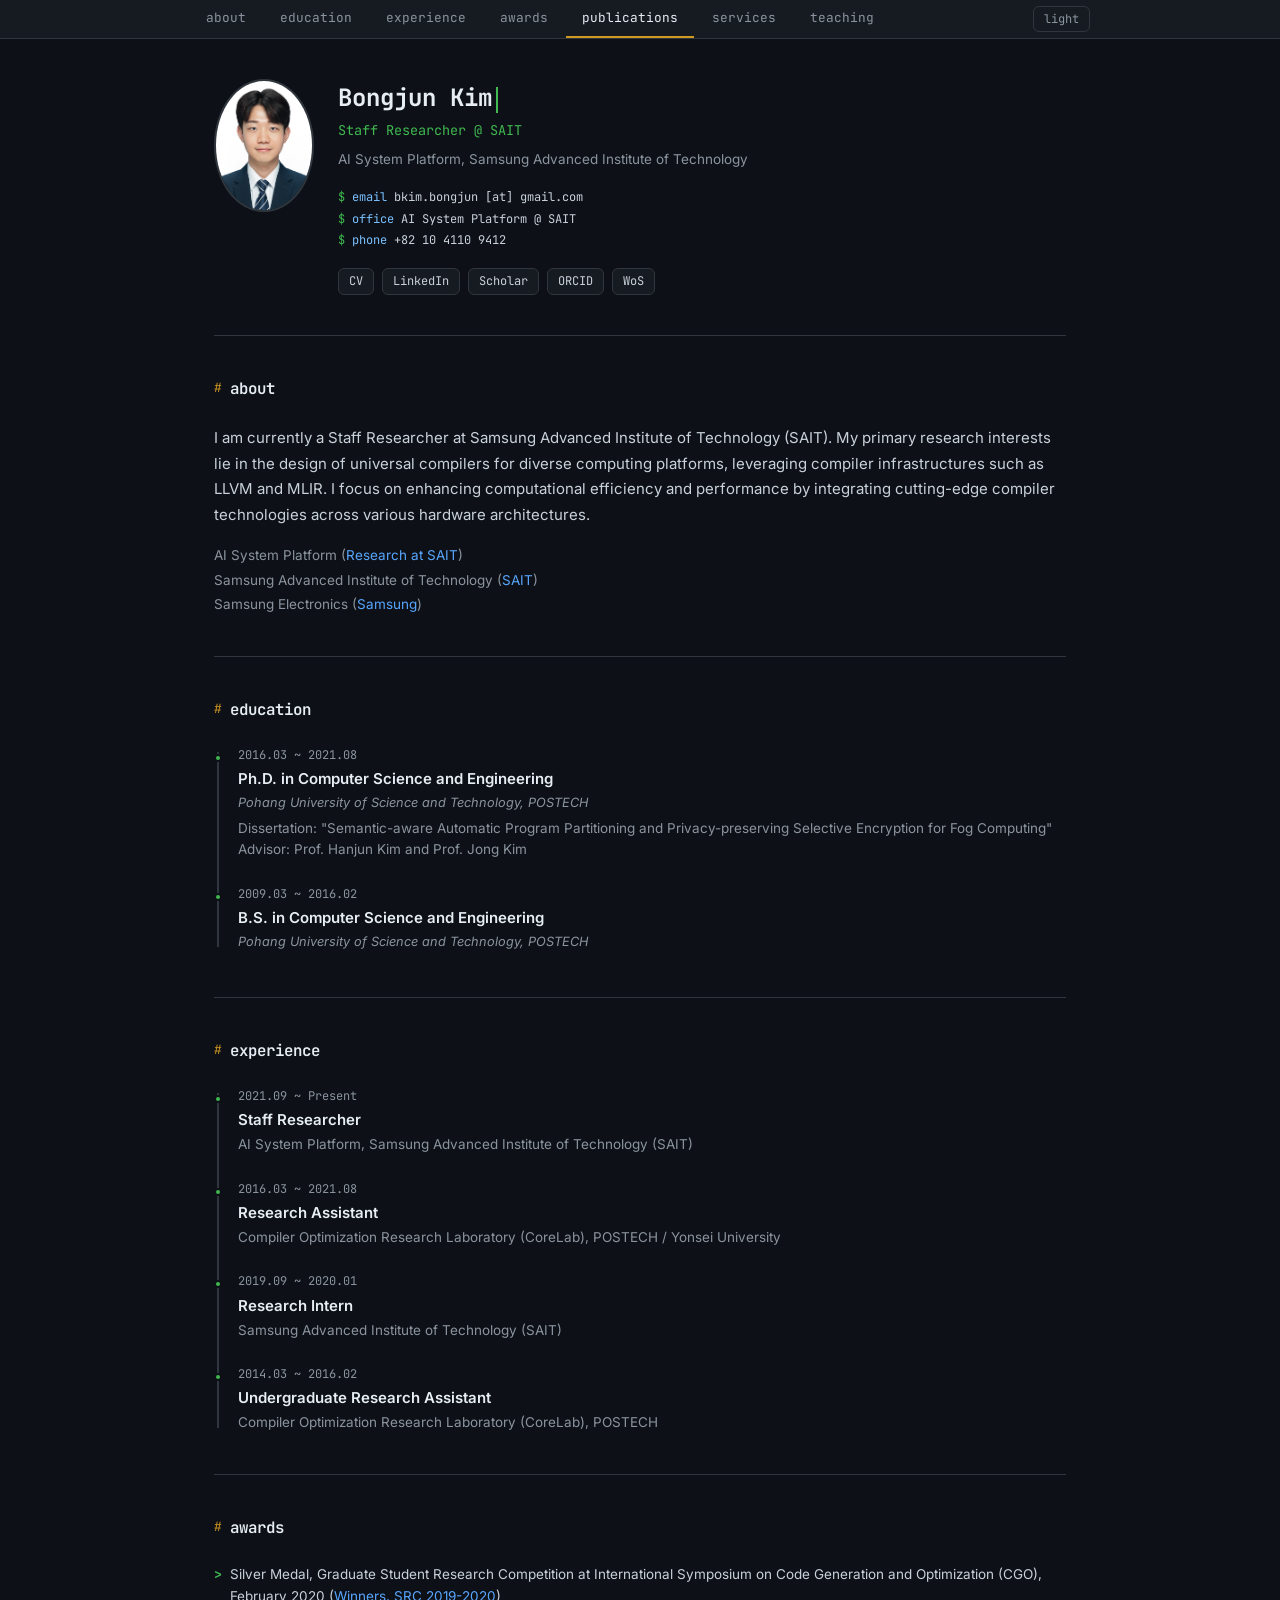
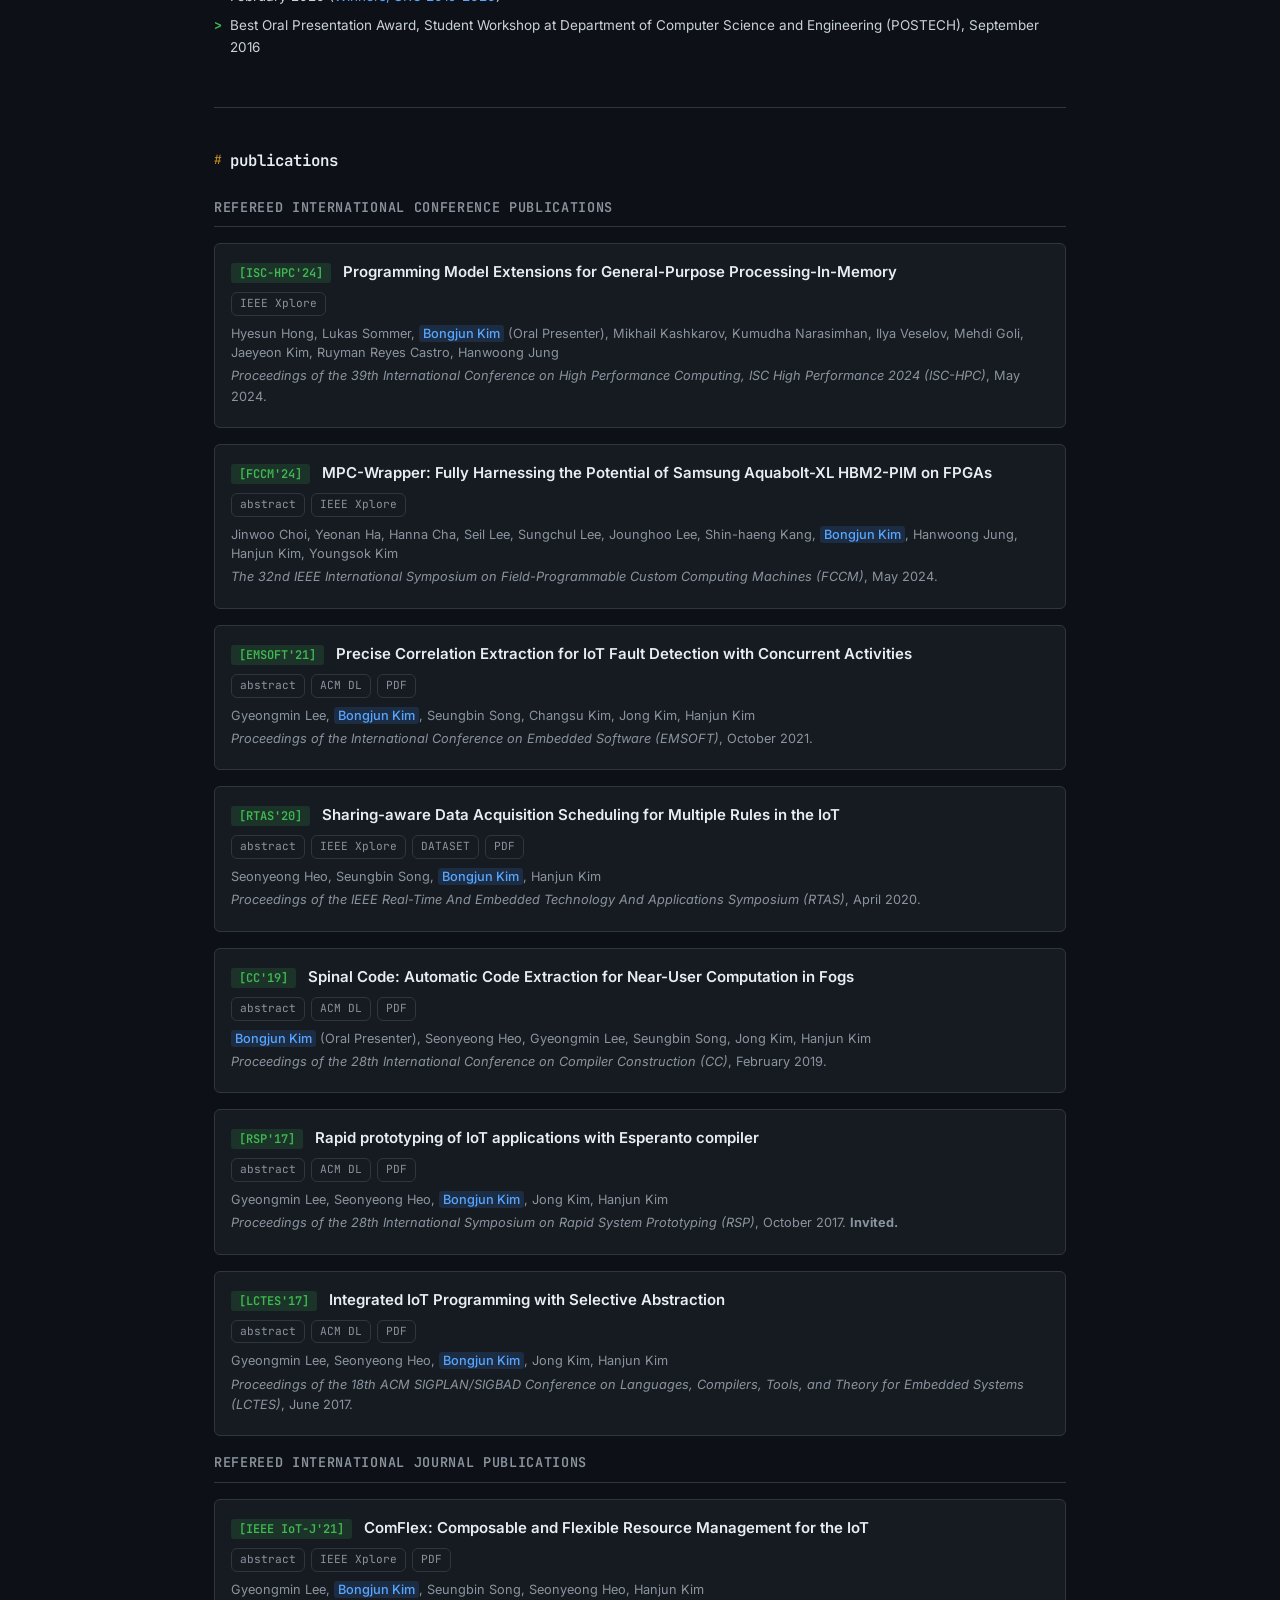
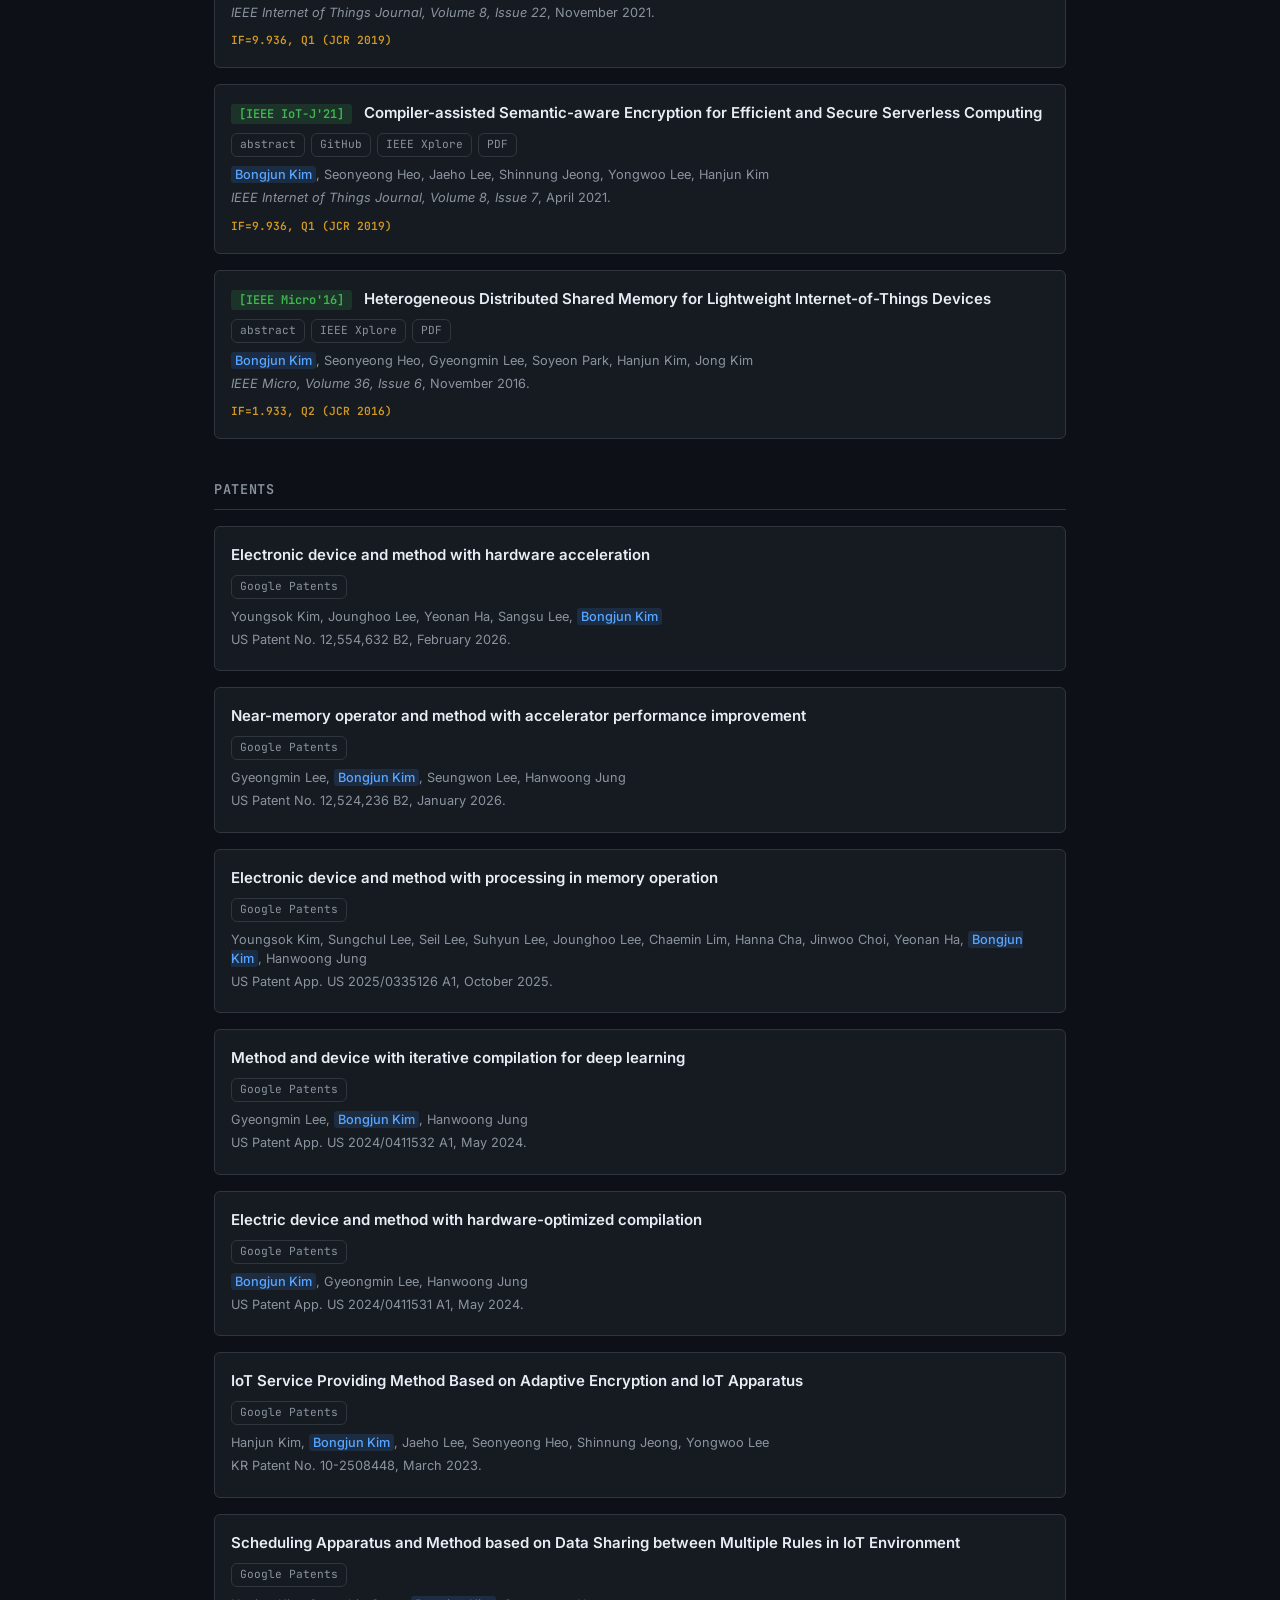
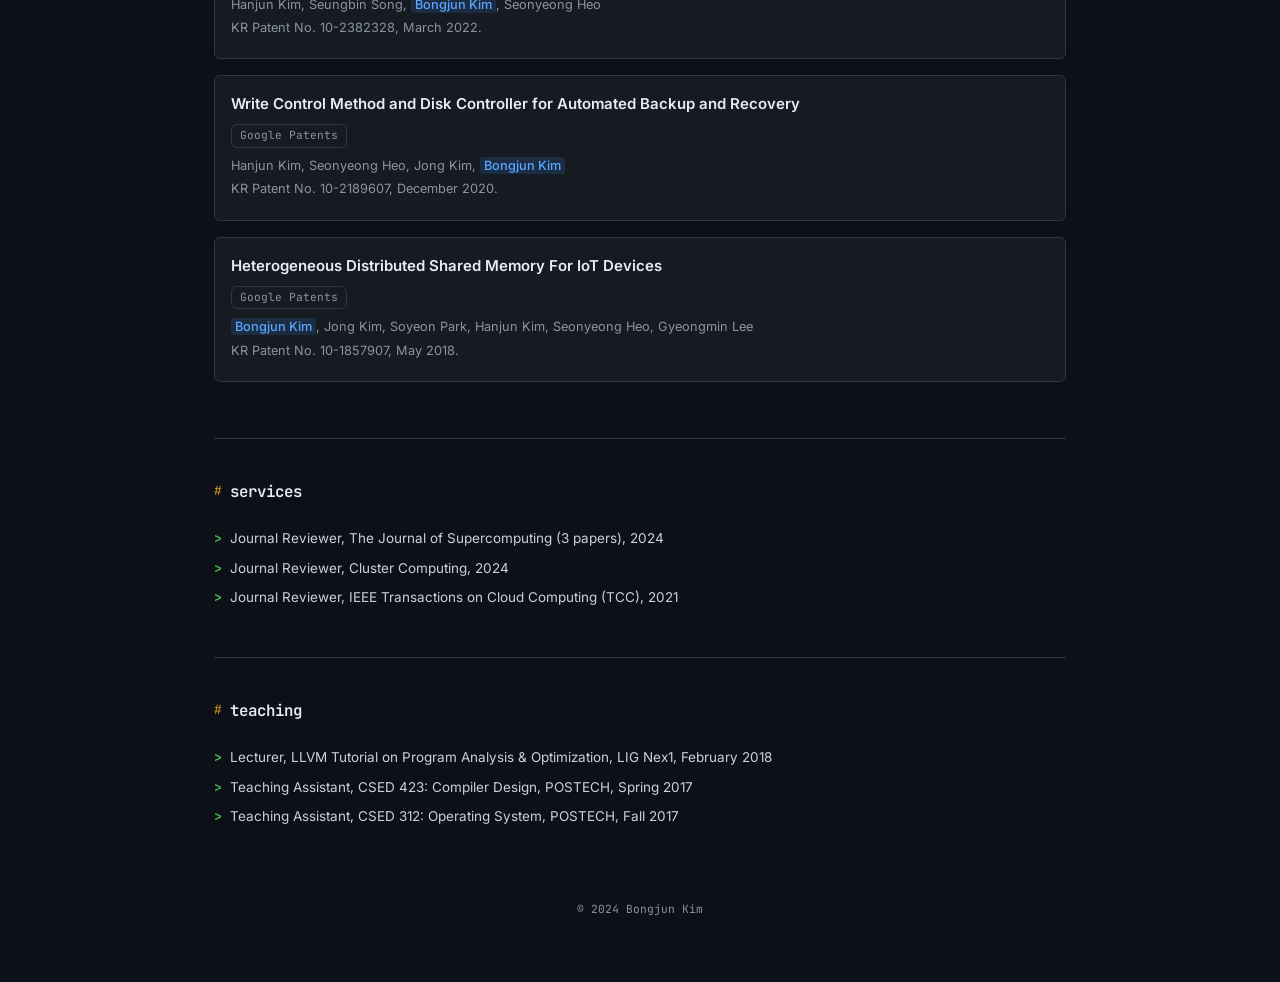
<file: index-geek.html>
<!DOCTYPE html>
<html lang="en">

<head>
    <meta charset="UTF-8">
    <meta name="viewport" content="width=device-width, initial-scale=1.0">
    <title>Bongjun Kim - Personal Website</title>
    <link rel="stylesheet" href="style-geek.css">
    <link href="https://fonts.googleapis.com/css2?family=Inter:wght@400;500;600;700&family=JetBrains+Mono:wght@400;500;600;700&display=swap" rel="stylesheet">
</head>

<body>
    <nav class="topbar">
        <div class="topbar__inner">
            <div class="topbar__nav">
                <a href="#about">about</a>
                <a href="#education">education</a>
                <a href="#experience">experience</a>
                <a href="#recognition">awards</a>
                <a href="#publications">publications</a>
                <a href="#services">services</a>
                <a href="#teaching">teaching</a>
            </div>
            <div class="topbar__actions">
                <button id="theme-toggle">light</button>
            </div>
        </div>
    </nav>

    <div class="container">
        <header class="hero">
            <div class="hero__photo">
                <img src="img/bongjun-profile.jpg" alt="Bongjun Kim">
            </div>
            <div class="hero__info">
                <h1 class="hero__name">Bongjun Kim<span class="cursor"></span></h1>
                <p class="hero__role">Staff Researcher @ SAIT</p>
                <p class="hero__org">AI System Platform, Samsung Advanced Institute of Technology</p>
                <div class="hero__contact">
                    <span class="prompt">$</span> <span class="key">email</span> <span class="val">bkim.bongjun [at] gmail.com</span><br>
                    <span class="prompt">$</span> <span class="key">office</span> <span class="val">AI System Platform @ SAIT</span><br>
                    <span class="prompt">$</span> <span class="key">phone</span> <span class="val">+82 10 4110 9412</span>
                </div>
                <nav class="hero__links">
                    <a href="./bongjunkim-CV.pdf" target="_blank">CV</a>
                    <a href="http://kr.linkedin.com/in/kimbongjun" target="_blank">LinkedIn</a>
                    <a href="https://scholar.google.co.kr/citations?user=XSmJQUMAAAAJ&hl=en" target="_blank">Scholar</a>
                    <a href="https://orcid.org/0000-0002-5142-0262" target="_blank">ORCID</a>
                    <a href="https://www.webofscience.com/wos/author/record/56338086" target="_blank">WoS</a>
                </nav>
            </div>
        </header>

        <main>
            <section id="about" class="section">
                <div class="section__header">
                    <span class="section__icon">#</span>
                    <h2 class="section__title">about</h2>
                </div>
                <div class="section__content">
                    <p>
                        I am currently a Staff Researcher at Samsung Advanced Institute of Technology (SAIT).
                        My primary research interests lie in the design of universal compilers for diverse computing platforms,
                        leveraging compiler infrastructures such as LLVM and MLIR.
                        I focus on enhancing computational efficiency and performance by integrating cutting-edge compiler
                        technologies across various hardware architectures.
                    </p>
                    <div class="affiliation-links">
                        AI System Platform (<a href="https://semiconductor.samsung.com/sait/research/research-areas/" target="_blank">Research at SAIT</a>)<br>
                        Samsung Advanced Institute of Technology (<a href="https://www.sait.samsung.co.kr/saithome/main/main.do" target="_blank">SAIT</a>)<br>
                        Samsung Electronics (<a href="https://www.samsung.com/sec/" target="_blank">Samsung</a>)
                    </div>
                </div>
            </section>

            <section id="education" class="section">
                <div class="section__header">
                    <span class="section__icon">#</span>
                    <h2 class="section__title">education</h2>
                </div>
                <div class="section__content">
                    <div class="timeline">
                        <div class="timeline__item">
                            <div class="timeline__date">2016.03 ~ 2021.08</div>
                            <div class="timeline__title">Ph.D. in Computer Science and Engineering</div>
                            <div class="timeline__sub">Pohang University of Science and Technology, POSTECH</div>
                            <div class="timeline__desc">
                                Dissertation: "Semantic-aware Automatic Program Partitioning and Privacy-preserving Selective Encryption for Fog Computing"<br>
                                Advisor: Prof. Hanjun Kim and Prof. Jong Kim
                            </div>
                        </div>
                        <div class="timeline__item">
                            <div class="timeline__date">2009.03 ~ 2016.02</div>
                            <div class="timeline__title">B.S. in Computer Science and Engineering</div>
                            <div class="timeline__sub">Pohang University of Science and Technology, POSTECH</div>
                        </div>
                    </div>
                </div>
            </section>

            <section id="experience" class="section">
                <div class="section__header">
                    <span class="section__icon">#</span>
                    <h2 class="section__title">experience</h2>
                </div>
                <div class="section__content">
                    <div class="timeline">
                        <div class="timeline__item">
                            <div class="timeline__date">2021.09 ~ Present</div>
                            <div class="timeline__title">Staff Researcher</div>
                            <div class="timeline__desc">AI System Platform, Samsung Advanced Institute of Technology (SAIT)</div>
                        </div>
                        <div class="timeline__item">
                            <div class="timeline__date">2016.03 ~ 2021.08</div>
                            <div class="timeline__title">Research Assistant</div>
                            <div class="timeline__desc">Compiler Optimization Research Laboratory (CoreLab), POSTECH / Yonsei University</div>
                        </div>
                        <div class="timeline__item">
                            <div class="timeline__date">2019.09 ~ 2020.01</div>
                            <div class="timeline__title">Research Intern</div>
                            <div class="timeline__desc">Samsung Advanced Institute of Technology (SAIT)</div>
                        </div>
                        <div class="timeline__item">
                            <div class="timeline__date">2014.03 ~ 2016.02</div>
                            <div class="timeline__title">Undergraduate Research Assistant</div>
                            <div class="timeline__desc">Compiler Optimization Research Laboratory (CoreLab), POSTECH</div>
                        </div>
                    </div>
                </div>
            </section>

            <section id="recognition" class="section">
                <div class="section__header">
                    <span class="section__icon">#</span>
                    <h2 class="section__title">awards</h2>
                </div>
                <div class="section__content">
                    <ul class="item-list">
                        <li>Silver Medal, Graduate Student Research Competition at International Symposium on Code Generation and Optimization (CGO), February 2020 (<a href="https://src.acm.org/winners/2020" target="_blank">Winners, SRC 2019-2020</a>)</li>
                        <li>Best Oral Presentation Award, Student Workshop at Department of Computer Science and Engineering (POSTECH), September 2016</li>
                    </ul>
                </div>
            </section>

            <section id="publications" class="section">
                <div class="section__header">
                    <span class="section__icon">#</span>
                    <h2 class="section__title">publications</h2>
                </div>
                <div class="section__content">
                    <div id="publications-container">
                        <noscript><p>Please enable JavaScript to view publications.</p></noscript>
                    </div>
                    <div id="patents-container"></div>
                </div>
            </section>

            <section id="services" class="section">
                <div class="section__header">
                    <span class="section__icon">#</span>
                    <h2 class="section__title">services</h2>
                </div>
                <div class="section__content">
                    <ul class="item-list">
                        <li>Journal Reviewer, The Journal of Supercomputing (3 papers), 2024</li>
                        <li>Journal Reviewer, Cluster Computing, 2024</li>
                        <li>Journal Reviewer, IEEE Transactions on Cloud Computing (TCC), 2021</li>
                    </ul>
                </div>
            </section>

            <section id="teaching" class="section">
                <div class="section__header">
                    <span class="section__icon">#</span>
                    <h2 class="section__title">teaching</h2>
                </div>
                <div class="section__content">
                    <ul class="item-list">
                        <li>Lecturer, LLVM Tutorial on Program Analysis & Optimization, LIG Nex1, February 2018</li>
                        <li>Teaching Assistant, CSED 423: Compiler Design, POSTECH, Spring 2017</li>
                        <li>Teaching Assistant, CSED 312: Operating System, POSTECH, Fall 2017</li>
                    </ul>
                </div>
            </section>
        </main>

        <footer class="footer">
            &copy; 2024 Bongjun Kim
        </footer>
    </div>

    <script src="js/publications.js"></script>
    <script>
        // Override theme toggle for geek version
        const toggle = document.getElementById('theme-toggle');
        if (toggle) {
            // Check saved preference
            const saved = localStorage.getItem('theme');
            if (saved === 'light') {
                document.documentElement.classList.add('light');
                toggle.textContent = 'dark';
            }

            toggle.addEventListener('click', () => {
                document.documentElement.classList.toggle('light');
                const isLight = document.documentElement.classList.contains('light');
                toggle.textContent = isLight ? 'dark' : 'light';
                localStorage.setItem('theme', isLight ? 'light' : 'dark');
            });
        }

        // Sticky nav active state
        const sections = document.querySelectorAll('section[id]');
        const navLinks = document.querySelectorAll('.topbar__nav a');
        const observer = new IntersectionObserver(entries => {
            entries.forEach(entry => {
                if (entry.isIntersecting) {
                    navLinks.forEach(l => l.classList.remove('active'));
                    const link = document.querySelector(`.topbar__nav a[href="#${entry.target.id}"]`);
                    if (link) link.classList.add('active');
                }
            });
        }, { rootMargin: '-20% 0px -80% 0px' });
        sections.forEach(s => observer.observe(s));
    </script>
</body>

</html>
</file>
<file: style.css>
/* ===== Custom Properties ===== */
:root {
  --color-bg: #0d1117;
  --color-surface: #161b22;
  --color-surface-hover: #1c2129;
  --color-text: #c9d1d9;
  --color-text-secondary: #8b949e;
  --color-text-bright: #e6edf3;
  --color-primary: #58a6ff;
  --color-green: #3fb950;
  --color-orange: #d29922;
  --color-red: #f85149;
  --color-purple: #bc8cff;
  --color-cyan: #79c0ff;
  --color-border: #30363d;
  --color-highlight: rgba(56, 139, 253, 0.15);
  --color-tag-bg: rgba(63, 185, 80, 0.15);
  --color-tag-text: #3fb950;

  --font-mono: 'JetBrains Mono', 'Fira Code', 'Consolas', monospace;
  --font-body: 'Inter', -apple-system, BlinkMacSystemFont, 'Segoe UI', sans-serif;

  --max-width: 860px;
  --spacing-xs: 4px;
  --spacing-sm: 8px;
  --spacing-md: 16px;
  --spacing-lg: 24px;
  --spacing-xl: 40px;
  --radius: 6px;
}

html.light {
  --color-bg: #ffffff;
  --color-surface: #f6f8fa;
  --color-surface-hover: #eef1f4;
  --color-text: #1f2328;
  --color-text-secondary: #656d76;
  --color-text-bright: #1f2328;
  --color-primary: #0969da;
  --color-green: #1a7f37;
  --color-orange: #9a6700;
  --color-red: #cf222e;
  --color-purple: #8250df;
  --color-cyan: #0550ae;
  --color-border: #d0d7de;
  --color-highlight: rgba(9, 105, 218, 0.1);
  --color-tag-bg: rgba(26, 127, 55, 0.1);
  --color-tag-text: #1a7f37;
}

/* ===== Reset ===== */
*, *::before, *::after { box-sizing: border-box; margin: 0; padding: 0; }
img { max-width: 100%; height: auto; display: block; }
ul { list-style: none; }
a { color: var(--color-primary); text-decoration: none; transition: color 0.15s; }
a:hover { color: var(--color-cyan); text-decoration: underline; }
::selection { background: var(--color-highlight); }

html { scroll-behavior: smooth; scroll-padding-top: 52px; }

body {
  font-family: var(--font-body);
  font-size: 15px;
  line-height: 1.6;
  color: var(--color-text);
  background: var(--color-bg);
  -webkit-font-smoothing: antialiased;
}

/* ===== Top Bar ===== */
.topbar {
  position: sticky;
  top: 0;
  z-index: 100;
  background: var(--color-surface);
  border-bottom: 1px solid var(--color-border);
  padding: 0 var(--spacing-lg);
}

.topbar__inner {
  max-width: var(--max-width);
  margin: 0 auto;
  display: flex;
  align-items: center;
  justify-content: space-between;
}

.topbar__nav {
  display: flex;
  overflow-x: auto;
  scrollbar-width: none;
  gap: 2px;
}
.topbar__nav::-webkit-scrollbar { display: none; }

.topbar__nav a {
  padding: var(--spacing-sm) var(--spacing-md);
  font-family: var(--font-mono);
  font-size: 0.78rem;
  color: var(--color-text-secondary);
  white-space: nowrap;
  border-bottom: 2px solid transparent;
  text-decoration: none;
  transition: color 0.15s, border-color 0.15s;
}
.topbar__nav a:hover { color: var(--color-text); text-decoration: none; }
.topbar__nav a.active { color: var(--color-text-bright); border-bottom-color: var(--color-orange); }

#theme-toggle {
  background: none;
  border: 1px solid var(--color-border);
  color: var(--color-text-secondary);
  font-family: var(--font-mono);
  font-size: 0.75rem;
  padding: 4px 10px;
  border-radius: var(--radius);
  cursor: pointer;
  transition: color 0.15s, border-color 0.15s;
}
#theme-toggle:hover { color: var(--color-text); border-color: var(--color-text-secondary); }

/* ===== Container ===== */
.container {
  max-width: var(--max-width);
  margin: 0 auto;
  padding: var(--spacing-xl) var(--spacing-lg);
}

/* ===== Hero ===== */
.hero {
  display: flex;
  gap: var(--spacing-lg);
  align-items: center;
  margin-bottom: var(--spacing-xl);
}

.hero__photo { width: 80px; flex-shrink: 0; }
.hero__photo img { border-radius: var(--radius); border: 2px solid var(--color-border); }

.hero__info { flex: 1; min-width: 0; }

.hero__name {
  font-family: var(--font-mono);
  font-size: 1.5em;
  font-weight: 700;
  color: var(--color-text-bright);
}
.hero__name .cursor {
  display: inline-block;
  width: 2px; height: 1.1em;
  background: var(--color-green);
  margin-left: 3px;
  vertical-align: text-bottom;
  animation: blink 1s step-end infinite;
}
@keyframes blink { 50% { opacity: 0; } }

.hero__role {
  font-family: var(--font-mono);
  font-size: 0.85em;
  color: var(--color-green);
}

.hero__org {
  font-size: 0.85em;
  color: var(--color-text-secondary);
}

/* ===== Stats ===== */
.stats {
  display: grid;
  grid-template-columns: repeat(auto-fit, minmax(120px, 1fr));
  gap: var(--spacing-md);
  margin-bottom: var(--spacing-lg);
}

.stat-card {
  background: var(--color-surface);
  border: 1px solid var(--color-border);
  border-radius: var(--radius);
  padding: var(--spacing-md);
  text-align: center;
  transition: border-color 0.15s;
}
.stat-card:hover { border-color: var(--color-text-secondary); }

.stat-card__number {
  font-family: var(--font-mono);
  font-size: 1.8em;
  font-weight: 700;
  color: var(--color-text-bright);
  line-height: 1.2;
}

.stat-card__label {
  font-family: var(--font-mono);
  font-size: 0.7rem;
  color: var(--color-text-secondary);
  text-transform: uppercase;
  letter-spacing: 0.05em;
}

.stat-card--green .stat-card__number { color: var(--color-green); }
.stat-card--blue .stat-card__number { color: var(--color-primary); }
.stat-card--orange .stat-card__number { color: var(--color-orange); }
.stat-card--purple .stat-card__number { color: var(--color-purple); }

/* ===== Quick Links ===== */
.quick-links {
  display: flex;
  flex-wrap: wrap;
  gap: var(--spacing-sm);
  margin-bottom: var(--spacing-lg);
  padding-bottom: var(--spacing-lg);
  border-bottom: 1px solid var(--color-border);
}

.quick-links a {
  font-family: var(--font-mono);
  font-size: 0.75rem;
  padding: 4px 12px;
  background: var(--color-surface);
  border: 1px solid var(--color-border);
  border-radius: var(--radius);
  color: var(--color-text);
  text-decoration: none;
  transition: all 0.15s;
}
.quick-links a:hover {
  border-color: var(--color-primary);
  background: var(--color-highlight);
  text-decoration: none;
}

/* ===== Research Tags ===== */
.research-tags {
  margin-bottom: var(--spacing-xl);
}

.research-tags__title {
  font-family: var(--font-mono);
  font-size: 0.8rem;
  color: var(--color-text-secondary);
  margin-bottom: var(--spacing-sm);
  text-transform: uppercase;
  letter-spacing: 0.05em;
}

.tags {
  display: flex;
  flex-wrap: wrap;
  gap: var(--spacing-sm);
}

.tag {
  font-family: var(--font-mono);
  font-size: 0.75rem;
  padding: 4px 12px;
  border-radius: 20px;
  border: 1px solid;
}

.tag--compiler { color: var(--color-green); border-color: var(--color-green); background: var(--color-tag-bg); }
.tag--arch { color: var(--color-primary); border-color: var(--color-primary); background: var(--color-highlight); }
.tag--ml { color: var(--color-orange); border-color: var(--color-orange); background: rgba(210, 153, 34, 0.12); }
.tag--security { color: var(--color-purple); border-color: var(--color-purple); background: rgba(188, 140, 255, 0.1); }
.tag--iot { color: var(--color-cyan); border-color: var(--color-cyan); background: rgba(121, 192, 255, 0.1); }

/* ===== Section ===== */
.section {
  margin-bottom: var(--spacing-xl);
}

.section__header {
  display: flex;
  align-items: center;
  gap: var(--spacing-sm);
  margin-bottom: var(--spacing-lg);
}

.section__icon {
  font-family: var(--font-mono);
  font-size: 0.85em;
  color: var(--color-orange);
}

.section__title {
  font-family: var(--font-mono);
  font-size: 1em;
  font-weight: 600;
  color: var(--color-text-bright);
}

.section__content p {
  color: var(--color-text);
  margin-bottom: var(--spacing-md);
  line-height: 1.7;
}

/* ===== Publications ===== */
#publications-container h2,
#patents-container h2 {
  font-family: var(--font-mono);
  font-size: 0.8rem;
  font-weight: 600;
  color: var(--color-text-secondary);
  text-transform: uppercase;
  letter-spacing: 0.05em;
  margin-bottom: var(--spacing-md);
  padding-bottom: var(--spacing-sm);
  border-bottom: 1px solid var(--color-border);
}

#patents-container h2 { margin-top: var(--spacing-xl); }

.pub-entry {
  margin-bottom: var(--spacing-md);
  padding: var(--spacing-md);
  background: var(--color-surface);
  border: 1px solid var(--color-border);
  border-radius: var(--radius);
  transition: border-color 0.15s;
}
.pub-entry:hover { border-color: var(--color-text-secondary); }

.pub-header { margin-bottom: var(--spacing-sm); }

.pub-tag {
  font-family: var(--font-mono);
  font-size: 0.72rem;
  font-weight: 600;
  color: var(--color-tag-text);
  background: var(--color-tag-bg);
  padding: 2px 8px;
  border-radius: 3px;
  margin-right: var(--spacing-sm);
}

.pub-title { font-weight: 600; color: var(--color-text-bright); line-height: 1.4; }

.pub-authors {
  font-size: 0.85em;
  color: var(--color-text-secondary);
  margin-bottom: var(--spacing-xs);
  line-height: 1.5;
}

.pub-authors mark {
  background: var(--color-highlight);
  color: var(--color-primary);
  padding: 1px 4px;
  border-radius: 3px;
  font-weight: 500;
}

.pub-venue {
  font-size: 0.85em;
  color: var(--color-text-secondary);
  margin-bottom: var(--spacing-xs);
}

.pub-links {
  display: flex;
  flex-wrap: wrap;
  gap: 6px;
  margin-bottom: var(--spacing-sm);
}

.pub-links a {
  font-family: var(--font-mono);
  font-size: 0.68rem;
  padding: 2px 8px;
  border: 1px solid var(--color-border);
  border-radius: var(--radius);
  color: var(--color-text-secondary);
  text-decoration: none;
  transition: all 0.15s;
}
.pub-links a:hover {
  border-color: var(--color-primary);
  color: var(--color-primary);
  background: var(--color-highlight);
  text-decoration: none;
}

.pub-if .impact-factor {
  font-family: var(--font-mono);
  font-size: 0.72em;
  font-weight: 600;
  color: var(--color-orange);
}

/* ===== Collapsible ===== */
.collapsible {
  border: 1px solid var(--color-border);
  border-radius: var(--radius);
  margin-bottom: var(--spacing-md);
  background: var(--color-surface);
}

.collapsible__trigger {
  display: flex;
  align-items: center;
  justify-content: space-between;
  width: 100%;
  padding: var(--spacing-md);
  background: none;
  border: none;
  color: var(--color-text-bright);
  font-family: var(--font-mono);
  font-size: 0.85rem;
  font-weight: 600;
  cursor: pointer;
  transition: background 0.15s;
  text-align: left;
}
.collapsible__trigger:hover { background: var(--color-surface-hover); }

.collapsible__icon {
  font-family: var(--font-mono);
  font-size: 0.8rem;
  color: var(--color-text-secondary);
  transition: transform 0.2s;
}

.collapsible.open .collapsible__icon { transform: rotate(90deg); }

.collapsible__body {
  display: none;
  padding: 0 var(--spacing-md) var(--spacing-md);
}

.collapsible.open .collapsible__body { display: block; }

/* ===== Timeline ===== */
.timeline { position: relative; padding-left: var(--spacing-lg); }

.timeline::before {
  content: '';
  position: absolute;
  left: 3px; top: 6px; bottom: 6px;
  width: 2px;
  background: var(--color-border);
}

.timeline__item { position: relative; margin-bottom: var(--spacing-lg); }
.timeline__item:last-child { margin-bottom: 0; }

.timeline__item::before {
  content: '';
  position: absolute;
  left: calc(-1 * var(--spacing-lg));
  top: 8px;
  width: 8px; height: 8px;
  border-radius: 50%;
  background: var(--color-green);
  border: 2px solid var(--color-bg);
}

.timeline__date {
  font-family: var(--font-mono);
  font-size: 0.78em;
  color: var(--color-text-secondary);
  margin-bottom: 2px;
}

.timeline__title { font-weight: 600; color: var(--color-text-bright); margin-bottom: 2px; }

.timeline__sub {
  font-size: 0.85em;
  font-style: italic;
  color: var(--color-text-secondary);
  margin-bottom: var(--spacing-xs);
}

.timeline__desc {
  font-size: 0.88em;
  color: var(--color-text-secondary);
  line-height: 1.6;
}

/* ===== Item List ===== */
.item-list li {
  position: relative;
  padding-left: var(--spacing-md);
  margin-bottom: var(--spacing-sm);
  color: var(--color-text);
  font-size: 0.88em;
  line-height: 1.6;
}

.item-list li::before {
  content: '>';
  position: absolute;
  left: 0;
  color: var(--color-green);
  font-family: var(--font-mono);
  font-weight: 700;
}

/* ===== Footer ===== */
.footer {
  text-align: center;
  padding: var(--spacing-xl) 0 var(--spacing-lg);
  font-family: var(--font-mono);
  font-size: 0.72em;
  color: var(--color-text-secondary);
  border-top: 1px solid var(--color-border);
}

/* ===== Responsive ===== */
@media (max-width: 768px) {
  .container { padding: var(--spacing-lg) var(--spacing-md); }
  .hero { flex-direction: column; align-items: center; text-align: center; }
  .hero__photo { width: 70px; }
  .stats { grid-template-columns: repeat(2, 1fr); }
  .quick-links { justify-content: center; }
  .tags { justify-content: center; }
  .topbar__nav a { padding: var(--spacing-sm) var(--spacing-sm); font-size: 0.72rem; }
}

@media (max-width: 480px) {
  .hero__name { font-size: 1.2em; }
  .stats { grid-template-columns: repeat(2, 1fr); gap: var(--spacing-sm); }
  .stat-card { padding: var(--spacing-sm); }
  .stat-card__number { font-size: 1.4em; }
}

@media print {
  .topbar, #theme-toggle { display: none; }
  body { background: #fff; color: #000; }
  .collapsible__body { display: block !important; }
  .pub-entry { border: 1px solid #ccc; break-inside: avoid; }
}
</file>
<file: style-c.css>
/* ===== Custom Properties ===== */
:root {
  --color-bg: #0d1117;
  --color-surface: #161b22;
  --color-surface-hover: #1c2129;
  --color-text: #c9d1d9;
  --color-text-secondary: #8b949e;
  --color-text-bright: #e6edf3;
  --color-primary: #58a6ff;
  --color-green: #3fb950;
  --color-orange: #d29922;
  --color-red: #f85149;
  --color-purple: #bc8cff;
  --color-cyan: #79c0ff;
  --color-border: #30363d;
  --color-highlight: rgba(56, 139, 253, 0.15);
  --color-tag-bg: rgba(63, 185, 80, 0.15);
  --color-tag-text: #3fb950;

  --font-mono: 'JetBrains Mono', 'Fira Code', 'Consolas', monospace;
  --font-body: 'Inter', -apple-system, BlinkMacSystemFont, 'Segoe UI', sans-serif;

  --max-width: 860px;
  --spacing-xs: 4px;
  --spacing-sm: 8px;
  --spacing-md: 16px;
  --spacing-lg: 24px;
  --spacing-xl: 40px;
  --radius: 6px;
}

html.light {
  --color-bg: #ffffff;
  --color-surface: #f6f8fa;
  --color-surface-hover: #eef1f4;
  --color-text: #1f2328;
  --color-text-secondary: #656d76;
  --color-text-bright: #1f2328;
  --color-primary: #0969da;
  --color-green: #1a7f37;
  --color-orange: #9a6700;
  --color-red: #cf222e;
  --color-purple: #8250df;
  --color-cyan: #0550ae;
  --color-border: #d0d7de;
  --color-highlight: rgba(9, 105, 218, 0.1);
  --color-tag-bg: rgba(26, 127, 55, 0.1);
  --color-tag-text: #1a7f37;
}

/* ===== Reset ===== */
*, *::before, *::after { box-sizing: border-box; margin: 0; padding: 0; }
img { max-width: 100%; height: auto; display: block; }
ul { list-style: none; }
a { color: var(--color-primary); text-decoration: none; transition: color 0.15s; }
a:hover { color: var(--color-cyan); text-decoration: underline; }
::selection { background: var(--color-highlight); }

html { scroll-behavior: smooth; scroll-padding-top: 52px; }

body {
  font-family: var(--font-body);
  font-size: 15px;
  line-height: 1.6;
  color: var(--color-text);
  background: var(--color-bg);
  -webkit-font-smoothing: antialiased;
}

/* ===== Top Bar ===== */
.topbar {
  position: sticky;
  top: 0;
  z-index: 100;
  background: var(--color-surface);
  border-bottom: 1px solid var(--color-border);
  padding: 0 var(--spacing-lg);
}

.topbar__inner {
  max-width: var(--max-width);
  margin: 0 auto;
  display: flex;
  align-items: center;
  justify-content: space-between;
}

.topbar__nav {
  display: flex;
  overflow-x: auto;
  scrollbar-width: none;
  gap: 2px;
}
.topbar__nav::-webkit-scrollbar { display: none; }

.topbar__nav a {
  padding: var(--spacing-sm) var(--spacing-md);
  font-family: var(--font-mono);
  font-size: 0.78rem;
  color: var(--color-text-secondary);
  white-space: nowrap;
  border-bottom: 2px solid transparent;
  text-decoration: none;
  transition: color 0.15s, border-color 0.15s;
}
.topbar__nav a:hover { color: var(--color-text); text-decoration: none; }
.topbar__nav a.active { color: var(--color-text-bright); border-bottom-color: var(--color-orange); }

#theme-toggle {
  background: none;
  border: 1px solid var(--color-border);
  color: var(--color-text-secondary);
  font-family: var(--font-mono);
  font-size: 0.75rem;
  padding: 4px 10px;
  border-radius: var(--radius);
  cursor: pointer;
  transition: color 0.15s, border-color 0.15s;
}
#theme-toggle:hover { color: var(--color-text); border-color: var(--color-text-secondary); }

/* ===== Container ===== */
.container {
  max-width: var(--max-width);
  margin: 0 auto;
  padding: var(--spacing-xl) var(--spacing-lg);
}

/* ===== Hero ===== */
.hero {
  display: flex;
  gap: var(--spacing-lg);
  align-items: center;
  margin-bottom: var(--spacing-xl);
}

.hero__photo { width: 80px; flex-shrink: 0; }
.hero__photo img { border-radius: var(--radius); border: 2px solid var(--color-border); }

.hero__info { flex: 1; min-width: 0; }

.hero__name {
  font-family: var(--font-mono);
  font-size: 1.5em;
  font-weight: 700;
  color: var(--color-text-bright);
}
.hero__name .cursor {
  display: inline-block;
  width: 2px; height: 1.1em;
  background: var(--color-green);
  margin-left: 3px;
  vertical-align: text-bottom;
  animation: blink 1s step-end infinite;
}
@keyframes blink { 50% { opacity: 0; } }

.hero__role {
  font-family: var(--font-mono);
  font-size: 0.85em;
  color: var(--color-green);
}

.hero__org {
  font-size: 0.85em;
  color: var(--color-text-secondary);
}

/* ===== Stats ===== */
.stats {
  display: grid;
  grid-template-columns: repeat(auto-fit, minmax(120px, 1fr));
  gap: var(--spacing-md);
  margin-bottom: var(--spacing-lg);
}

.stat-card {
  background: var(--color-surface);
  border: 1px solid var(--color-border);
  border-radius: var(--radius);
  padding: var(--spacing-md);
  text-align: center;
  transition: border-color 0.15s;
}
.stat-card:hover { border-color: var(--color-text-secondary); }

.stat-card__number {
  font-family: var(--font-mono);
  font-size: 1.8em;
  font-weight: 700;
  color: var(--color-text-bright);
  line-height: 1.2;
}

.stat-card__label {
  font-family: var(--font-mono);
  font-size: 0.7rem;
  color: var(--color-text-secondary);
  text-transform: uppercase;
  letter-spacing: 0.05em;
}

.stat-card--green .stat-card__number { color: var(--color-green); }
.stat-card--blue .stat-card__number { color: var(--color-primary); }
.stat-card--orange .stat-card__number { color: var(--color-orange); }
.stat-card--purple .stat-card__number { color: var(--color-purple); }

/* ===== Quick Links ===== */
.quick-links {
  display: flex;
  flex-wrap: wrap;
  gap: var(--spacing-sm);
  margin-bottom: var(--spacing-lg);
  padding-bottom: var(--spacing-lg);
  border-bottom: 1px solid var(--color-border);
}

.quick-links a {
  font-family: var(--font-mono);
  font-size: 0.75rem;
  padding: 4px 12px;
  background: var(--color-surface);
  border: 1px solid var(--color-border);
  border-radius: var(--radius);
  color: var(--color-text);
  text-decoration: none;
  transition: all 0.15s;
}
.quick-links a:hover {
  border-color: var(--color-primary);
  background: var(--color-highlight);
  text-decoration: none;
}

/* ===== Research Tags ===== */
.research-tags {
  margin-bottom: var(--spacing-xl);
}

.research-tags__title {
  font-family: var(--font-mono);
  font-size: 0.8rem;
  color: var(--color-text-secondary);
  margin-bottom: var(--spacing-sm);
  text-transform: uppercase;
  letter-spacing: 0.05em;
}

.tags {
  display: flex;
  flex-wrap: wrap;
  gap: var(--spacing-sm);
}

.tag {
  font-family: var(--font-mono);
  font-size: 0.75rem;
  padding: 4px 12px;
  border-radius: 20px;
  border: 1px solid;
}

.tag--compiler { color: var(--color-green); border-color: var(--color-green); background: var(--color-tag-bg); }
.tag--arch { color: var(--color-primary); border-color: var(--color-primary); background: var(--color-highlight); }
.tag--ml { color: var(--color-orange); border-color: var(--color-orange); background: rgba(210, 153, 34, 0.12); }
.tag--security { color: var(--color-purple); border-color: var(--color-purple); background: rgba(188, 140, 255, 0.1); }
.tag--iot { color: var(--color-cyan); border-color: var(--color-cyan); background: rgba(121, 192, 255, 0.1); }

/* ===== Section ===== */
.section {
  margin-bottom: var(--spacing-xl);
}

.section__header {
  display: flex;
  align-items: center;
  gap: var(--spacing-sm);
  margin-bottom: var(--spacing-lg);
}

.section__icon {
  font-family: var(--font-mono);
  font-size: 0.85em;
  color: var(--color-orange);
}

.section__title {
  font-family: var(--font-mono);
  font-size: 1em;
  font-weight: 600;
  color: var(--color-text-bright);
}

.section__content p {
  color: var(--color-text);
  margin-bottom: var(--spacing-md);
  line-height: 1.7;
}

/* ===== Publications ===== */
#publications-container h2,
#patents-container h2 {
  font-family: var(--font-mono);
  font-size: 0.8rem;
  font-weight: 600;
  color: var(--color-text-secondary);
  text-transform: uppercase;
  letter-spacing: 0.05em;
  margin-bottom: var(--spacing-md);
  padding-bottom: var(--spacing-sm);
  border-bottom: 1px solid var(--color-border);
}

#patents-container h2 { margin-top: var(--spacing-xl); }

.pub-entry {
  margin-bottom: var(--spacing-md);
  padding: var(--spacing-md);
  background: var(--color-surface);
  border: 1px solid var(--color-border);
  border-radius: var(--radius);
  transition: border-color 0.15s;
}
.pub-entry:hover { border-color: var(--color-text-secondary); }

.pub-header { margin-bottom: var(--spacing-sm); }

.pub-tag {
  font-family: var(--font-mono);
  font-size: 0.72rem;
  font-weight: 600;
  color: var(--color-tag-text);
  background: var(--color-tag-bg);
  padding: 2px 8px;
  border-radius: 3px;
  margin-right: var(--spacing-sm);
}

.pub-title { font-weight: 600; color: var(--color-text-bright); line-height: 1.4; }

.pub-authors {
  font-size: 0.85em;
  color: var(--color-text-secondary);
  margin-bottom: var(--spacing-xs);
  line-height: 1.5;
}

.pub-authors mark {
  background: var(--color-highlight);
  color: var(--color-primary);
  padding: 1px 4px;
  border-radius: 3px;
  font-weight: 500;
}

.pub-venue {
  font-size: 0.85em;
  color: var(--color-text-secondary);
  margin-bottom: var(--spacing-xs);
}

.pub-links {
  display: flex;
  flex-wrap: wrap;
  gap: 6px;
  margin-bottom: var(--spacing-sm);
}

.pub-links a {
  font-family: var(--font-mono);
  font-size: 0.68rem;
  padding: 2px 8px;
  border: 1px solid var(--color-border);
  border-radius: var(--radius);
  color: var(--color-text-secondary);
  text-decoration: none;
  transition: all 0.15s;
}
.pub-links a:hover {
  border-color: var(--color-primary);
  color: var(--color-primary);
  background: var(--color-highlight);
  text-decoration: none;
}

.pub-if .impact-factor {
  font-family: var(--font-mono);
  font-size: 0.72em;
  font-weight: 600;
  color: var(--color-orange);
}

/* ===== Collapsible ===== */
.collapsible {
  border: 1px solid var(--color-border);
  border-radius: var(--radius);
  margin-bottom: var(--spacing-md);
  background: var(--color-surface);
}

.collapsible__trigger {
  display: flex;
  align-items: center;
  justify-content: space-between;
  width: 100%;
  padding: var(--spacing-md);
  background: none;
  border: none;
  color: var(--color-text-bright);
  font-family: var(--font-mono);
  font-size: 0.85rem;
  font-weight: 600;
  cursor: pointer;
  transition: background 0.15s;
  text-align: left;
}
.collapsible__trigger:hover { background: var(--color-surface-hover); }

.collapsible__icon {
  font-family: var(--font-mono);
  font-size: 0.8rem;
  color: var(--color-text-secondary);
  transition: transform 0.2s;
}

.collapsible.open .collapsible__icon { transform: rotate(90deg); }

.collapsible__body {
  display: none;
  padding: 0 var(--spacing-md) var(--spacing-md);
}

.collapsible.open .collapsible__body { display: block; }

/* ===== Timeline ===== */
.timeline { position: relative; padding-left: var(--spacing-lg); }

.timeline::before {
  content: '';
  position: absolute;
  left: 3px; top: 6px; bottom: 6px;
  width: 2px;
  background: var(--color-border);
}

.timeline__item { position: relative; margin-bottom: var(--spacing-lg); }
.timeline__item:last-child { margin-bottom: 0; }

.timeline__item::before {
  content: '';
  position: absolute;
  left: calc(-1 * var(--spacing-lg));
  top: 8px;
  width: 8px; height: 8px;
  border-radius: 50%;
  background: var(--color-green);
  border: 2px solid var(--color-bg);
}

.timeline__date {
  font-family: var(--font-mono);
  font-size: 0.78em;
  color: var(--color-text-secondary);
  margin-bottom: 2px;
}

.timeline__title { font-weight: 600; color: var(--color-text-bright); margin-bottom: 2px; }

.timeline__sub {
  font-size: 0.85em;
  font-style: italic;
  color: var(--color-text-secondary);
  margin-bottom: var(--spacing-xs);
}

.timeline__desc {
  font-size: 0.88em;
  color: var(--color-text-secondary);
  line-height: 1.6;
}

/* ===== Item List ===== */
.item-list li {
  position: relative;
  padding-left: var(--spacing-md);
  margin-bottom: var(--spacing-sm);
  color: var(--color-text);
  font-size: 0.88em;
  line-height: 1.6;
}

.item-list li::before {
  content: '>';
  position: absolute;
  left: 0;
  color: var(--color-green);
  font-family: var(--font-mono);
  font-weight: 700;
}

/* ===== Footer ===== */
.footer {
  text-align: center;
  padding: var(--spacing-xl) 0 var(--spacing-lg);
  font-family: var(--font-mono);
  font-size: 0.72em;
  color: var(--color-text-secondary);
  border-top: 1px solid var(--color-border);
}

/* ===== Responsive ===== */
@media (max-width: 768px) {
  .container { padding: var(--spacing-lg) var(--spacing-md); }
  .hero { flex-direction: column; align-items: center; text-align: center; }
  .hero__photo { width: 70px; }
  .stats { grid-template-columns: repeat(2, 1fr); }
  .quick-links { justify-content: center; }
  .tags { justify-content: center; }
  .topbar__nav a { padding: var(--spacing-sm) var(--spacing-sm); font-size: 0.72rem; }
}

@media (max-width: 480px) {
  .hero__name { font-size: 1.2em; }
  .stats { grid-template-columns: repeat(2, 1fr); gap: var(--spacing-sm); }
  .stat-card { padding: var(--spacing-sm); }
  .stat-card__number { font-size: 1.4em; }
}

@media print {
  .topbar, #theme-toggle { display: none; }
  body { background: #fff; color: #000; }
  .collapsible__body { display: block !important; }
  .pub-entry { border: 1px solid #ccc; break-inside: avoid; }
}
</file>
<file: style-geek.css>
/* ===== Custom Properties ===== */
:root {
  --color-bg: #0d1117;
  --color-surface: #161b22;
  --color-surface-hover: #1c2129;
  --color-text: #c9d1d9;
  --color-text-secondary: #8b949e;
  --color-text-bright: #e6edf3;
  --color-primary: #58a6ff;
  --color-green: #3fb950;
  --color-orange: #d29922;
  --color-red: #f85149;
  --color-purple: #bc8cff;
  --color-cyan: #79c0ff;
  --color-border: #30363d;
  --color-highlight: rgba(56, 139, 253, 0.15);
  --color-tag-bg: rgba(63, 185, 80, 0.15);
  --color-tag-text: #3fb950;

  --font-mono: 'JetBrains Mono', 'Fira Code', 'Cascadia Code', 'Consolas', monospace;
  --font-body: 'Inter', -apple-system, BlinkMacSystemFont, 'Segoe UI', sans-serif;

  --max-width: 900px;
  --spacing-xs: 4px;
  --spacing-sm: 8px;
  --spacing-md: 16px;
  --spacing-lg: 24px;
  --spacing-xl: 40px;
  --radius: 6px;
}

/* ===== Light Mode ===== */
html.light {
  --color-bg: #ffffff;
  --color-surface: #f6f8fa;
  --color-surface-hover: #eef1f4;
  --color-text: #1f2328;
  --color-text-secondary: #656d76;
  --color-text-bright: #1f2328;
  --color-primary: #0969da;
  --color-green: #1a7f37;
  --color-orange: #9a6700;
  --color-red: #cf222e;
  --color-purple: #8250df;
  --color-cyan: #0550ae;
  --color-border: #d0d7de;
  --color-highlight: rgba(9, 105, 218, 0.1);
  --color-tag-bg: rgba(26, 127, 55, 0.1);
  --color-tag-text: #1a7f37;
}

/* ===== Reset ===== */
*, *::before, *::after {
  box-sizing: border-box;
  margin: 0;
  padding: 0;
}

img { max-width: 100%; height: auto; display: block; }
ul { list-style: none; }

a {
  color: var(--color-primary);
  text-decoration: none;
  transition: color 0.15s;
}
a:hover {
  color: var(--color-cyan);
  text-decoration: underline;
}

::selection {
  background: var(--color-highlight);
}

/* ===== Base ===== */
html {
  scroll-behavior: smooth;
  scroll-padding-top: 52px;
}

body {
  font-family: var(--font-body);
  font-size: 15px;
  line-height: 1.6;
  color: var(--color-text);
  background: var(--color-bg);
  -webkit-font-smoothing: antialiased;
}

/* ===== Top Bar ===== */
.topbar {
  position: sticky;
  top: 0;
  z-index: 100;
  background: var(--color-surface);
  border-bottom: 1px solid var(--color-border);
  padding: 0 var(--spacing-lg);
}

.topbar__inner {
  max-width: var(--max-width);
  margin: 0 auto;
  display: flex;
  align-items: center;
  justify-content: space-between;
}

.topbar__nav {
  display: flex;
  overflow-x: auto;
  scrollbar-width: none;
  gap: 2px;
}
.topbar__nav::-webkit-scrollbar { display: none; }

.topbar__nav a {
  padding: var(--spacing-sm) var(--spacing-md);
  font-family: var(--font-mono);
  font-size: 0.8rem;
  color: var(--color-text-secondary);
  white-space: nowrap;
  border-bottom: 2px solid transparent;
  text-decoration: none;
  transition: color 0.15s, border-color 0.15s;
}

.topbar__nav a:hover {
  color: var(--color-text);
  text-decoration: none;
}

.topbar__nav a.active {
  color: var(--color-text-bright);
  border-bottom-color: var(--color-orange);
}

.topbar__actions {
  display: flex;
  align-items: center;
  gap: var(--spacing-sm);
}

#theme-toggle {
  background: none;
  border: 1px solid var(--color-border);
  color: var(--color-text-secondary);
  font-family: var(--font-mono);
  font-size: 0.75rem;
  padding: 4px 10px;
  border-radius: var(--radius);
  cursor: pointer;
  transition: color 0.15s, border-color 0.15s;
}
#theme-toggle:hover {
  color: var(--color-text);
  border-color: var(--color-text-secondary);
}

/* ===== Main Container ===== */
.container {
  max-width: var(--max-width);
  margin: 0 auto;
  padding: var(--spacing-xl) var(--spacing-lg);
}

/* ===== Header ===== */
.hero {
  display: flex;
  gap: var(--spacing-lg);
  align-items: flex-start;
  padding-bottom: var(--spacing-xl);
  border-bottom: 1px solid var(--color-border);
}

.hero__photo {
  width: 100px;
  flex-shrink: 0;
}

.hero__photo img {
  border-radius: 50%;
  border: 2px solid var(--color-border);
}

.hero__info {
  flex: 1;
  min-width: 0;
}

.hero__name {
  font-family: var(--font-mono);
  font-size: 1.6em;
  font-weight: 700;
  color: var(--color-text-bright);
  margin-bottom: 2px;
}

.hero__name .cursor {
  display: inline-block;
  width: 2px;
  height: 1.1em;
  background: var(--color-green);
  margin-left: 4px;
  vertical-align: text-bottom;
  animation: blink 1s step-end infinite;
}

@keyframes blink {
  50% { opacity: 0; }
}

.hero__role {
  font-family: var(--font-mono);
  font-size: 0.9em;
  color: var(--color-green);
  margin-bottom: var(--spacing-sm);
}

.hero__org {
  font-size: 0.9em;
  color: var(--color-text-secondary);
  margin-bottom: var(--spacing-md);
}

.hero__contact {
  font-family: var(--font-mono);
  font-size: 0.8em;
  color: var(--color-text-secondary);
  margin-bottom: var(--spacing-md);
  line-height: 1.8;
}

.hero__contact .prompt {
  color: var(--color-green);
  user-select: none;
}

.hero__contact .key {
  color: var(--color-cyan);
}

.hero__contact .val {
  color: var(--color-text);
}

.hero__links {
  display: flex;
  flex-wrap: wrap;
  gap: var(--spacing-sm);
}

.hero__links a {
  font-family: var(--font-mono);
  font-size: 0.75rem;
  padding: 3px 10px;
  background: var(--color-surface);
  border: 1px solid var(--color-border);
  border-radius: var(--radius);
  color: var(--color-text);
  text-decoration: none;
  transition: border-color 0.15s, background 0.15s;
}

.hero__links a:hover {
  border-color: var(--color-primary);
  background: var(--color-highlight);
  text-decoration: none;
}

/* ===== Sections ===== */
.section {
  padding: var(--spacing-xl) 0;
  border-bottom: 1px solid var(--color-border);
}

.section:last-of-type {
  border-bottom: none;
}

.section__header {
  display: flex;
  align-items: center;
  gap: var(--spacing-sm);
  margin-bottom: var(--spacing-lg);
}

.section__icon {
  font-family: var(--font-mono);
  font-size: 0.85em;
  color: var(--color-orange);
}

.section__title {
  font-family: var(--font-mono);
  font-size: 1.05em;
  font-weight: 600;
  color: var(--color-text-bright);
}

.section__content p {
  color: var(--color-text);
  margin-bottom: var(--spacing-md);
  line-height: 1.7;
}

/* ===== Timeline (Education, Experience) ===== */
.timeline {
  position: relative;
  padding-left: var(--spacing-lg);
}

.timeline::before {
  content: '';
  position: absolute;
  left: 3px;
  top: 6px;
  bottom: 6px;
  width: 2px;
  background: var(--color-border);
}

.timeline__item {
  position: relative;
  margin-bottom: var(--spacing-lg);
}

.timeline__item:last-child {
  margin-bottom: 0;
}

.timeline__item::before {
  content: '';
  position: absolute;
  left: calc(-1 * var(--spacing-lg) + 0px);
  top: 8px;
  width: 8px;
  height: 8px;
  border-radius: 50%;
  background: var(--color-green);
  border: 2px solid var(--color-bg);
}

.timeline__date {
  font-family: var(--font-mono);
  font-size: 0.8em;
  color: var(--color-text-secondary);
  margin-bottom: 2px;
}

.timeline__title {
  font-weight: 600;
  color: var(--color-text-bright);
  margin-bottom: 2px;
}

.timeline__sub {
  font-size: 0.85em;
  font-style: italic;
  color: var(--color-text-secondary);
  margin-bottom: var(--spacing-xs);
}

.timeline__desc {
  font-size: 0.9em;
  color: var(--color-text-secondary);
  line-height: 1.6;
}

/* ===== Item List ===== */
.item-list li {
  position: relative;
  padding-left: var(--spacing-md);
  margin-bottom: var(--spacing-sm);
  color: var(--color-text);
  font-size: 0.9em;
  line-height: 1.6;
}

.item-list li::before {
  content: '>';
  position: absolute;
  left: 0;
  color: var(--color-green);
  font-family: var(--font-mono);
  font-weight: 700;
}

/* ===== Publications ===== */
#publications-container h2,
#patents-container h2 {
  font-family: var(--font-mono);
  font-size: 0.9em;
  font-weight: 600;
  color: var(--color-text-secondary);
  text-transform: uppercase;
  letter-spacing: 0.05em;
  margin-bottom: var(--spacing-md);
  padding-bottom: var(--spacing-sm);
  border-bottom: 1px solid var(--color-border);
}

#patents-container h2 {
  margin-top: var(--spacing-xl);
}

.pub-entry {
  margin-bottom: var(--spacing-md);
  padding: var(--spacing-md);
  background: var(--color-surface);
  border: 1px solid var(--color-border);
  border-radius: var(--radius);
  transition: border-color 0.15s;
}

.pub-entry:hover {
  border-color: var(--color-text-secondary);
}

.pub-header {
  margin-bottom: var(--spacing-sm);
}

.pub-tag {
  font-family: var(--font-mono);
  font-size: 0.75rem;
  font-weight: 600;
  color: var(--color-tag-text);
  background: var(--color-tag-bg);
  padding: 2px 8px;
  border-radius: 3px;
  margin-right: var(--spacing-sm);
}

.pub-title {
  font-weight: 600;
  color: var(--color-text-bright);
  line-height: 1.4;
}

.pub-authors {
  font-size: 0.85em;
  color: var(--color-text-secondary);
  margin-bottom: var(--spacing-xs);
  line-height: 1.5;
}

.pub-authors mark {
  background: var(--color-highlight);
  color: var(--color-primary);
  padding: 1px 4px;
  border-radius: 3px;
  font-weight: 500;
}

.pub-venue {
  font-size: 0.85em;
  color: var(--color-text-secondary);
  margin-bottom: var(--spacing-xs);
}

.pub-links {
  display: flex;
  flex-wrap: wrap;
  gap: 6px;
  margin-bottom: var(--spacing-sm);
}

.pub-links a {
  font-family: var(--font-mono);
  font-size: 0.7rem;
  padding: 2px 8px;
  background: transparent;
  border: 1px solid var(--color-border);
  border-radius: var(--radius);
  color: var(--color-text-secondary);
  text-decoration: none;
  transition: all 0.15s;
}

.pub-links a:hover {
  border-color: var(--color-primary);
  color: var(--color-primary);
  background: var(--color-highlight);
  text-decoration: none;
}

.pub-if .impact-factor {
  font-family: var(--font-mono);
  font-size: 0.75em;
  font-weight: 600;
  color: var(--color-orange);
}

/* ===== Affiliation ===== */
.affiliation-links {
  font-size: 0.9em;
  color: var(--color-text-secondary);
  line-height: 1.8;
  margin-top: var(--spacing-sm);
}

/* ===== Footer ===== */
.footer {
  text-align: center;
  padding: var(--spacing-lg) 0;
  font-family: var(--font-mono);
  font-size: 0.75em;
  color: var(--color-text-secondary);
}

/* ===== Responsive ===== */
@media (max-width: 768px) {
  .container {
    padding: var(--spacing-lg) var(--spacing-md);
  }

  .hero {
    flex-direction: column;
    align-items: center;
    text-align: center;
  }

  .hero__photo {
    width: 80px;
  }

  .hero__links {
    justify-content: center;
  }

  .hero__contact {
    text-align: left;
  }

  .topbar__nav a {
    padding: var(--spacing-sm) var(--spacing-sm);
    font-size: 0.72rem;
  }

  .pub-entry {
    padding: var(--spacing-sm) var(--spacing-md);
  }
}

@media (max-width: 480px) {
  .hero__name {
    font-size: 1.3em;
  }
}

/* ===== Print ===== */
@media print {
  .topbar, #theme-toggle { display: none; }
  body { background: #fff; color: #000; }
  .pub-entry { border: 1px solid #ccc; break-inside: avoid; }
  .section { break-inside: avoid; }
}
</file>
